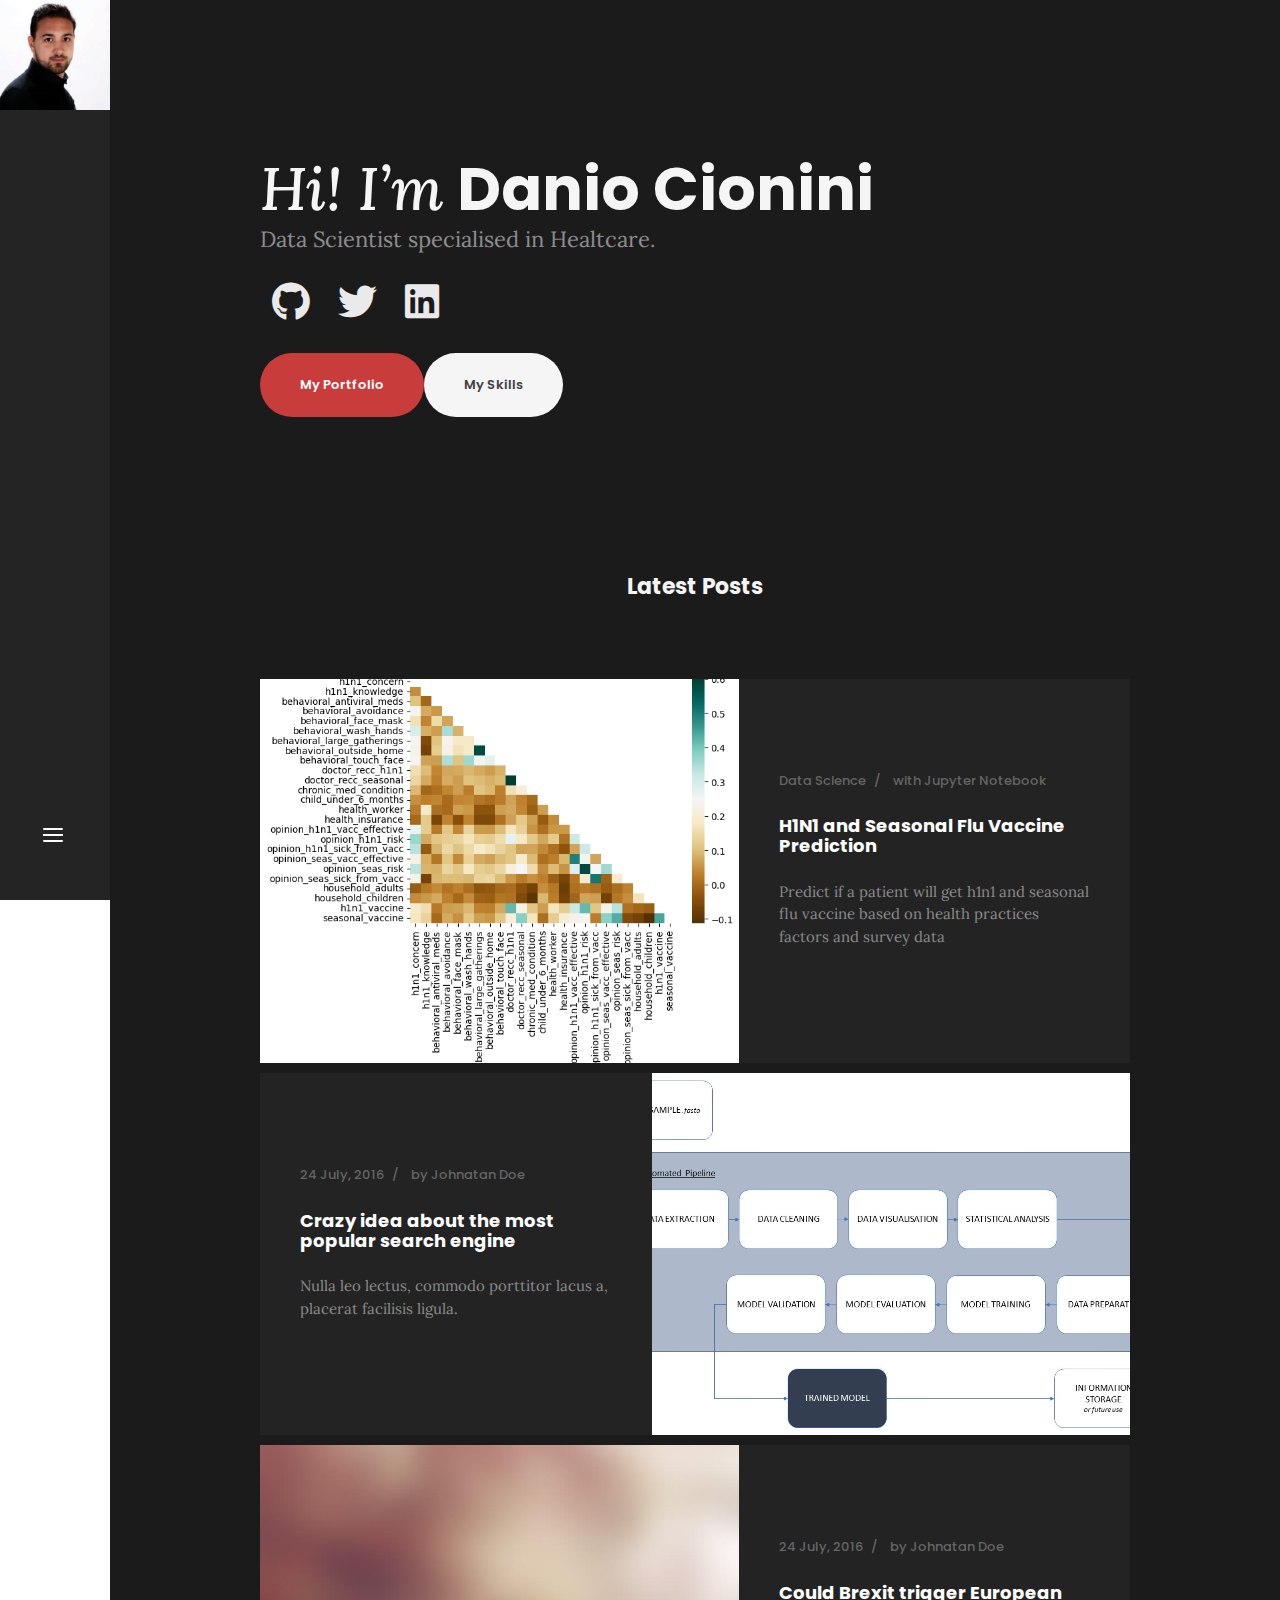
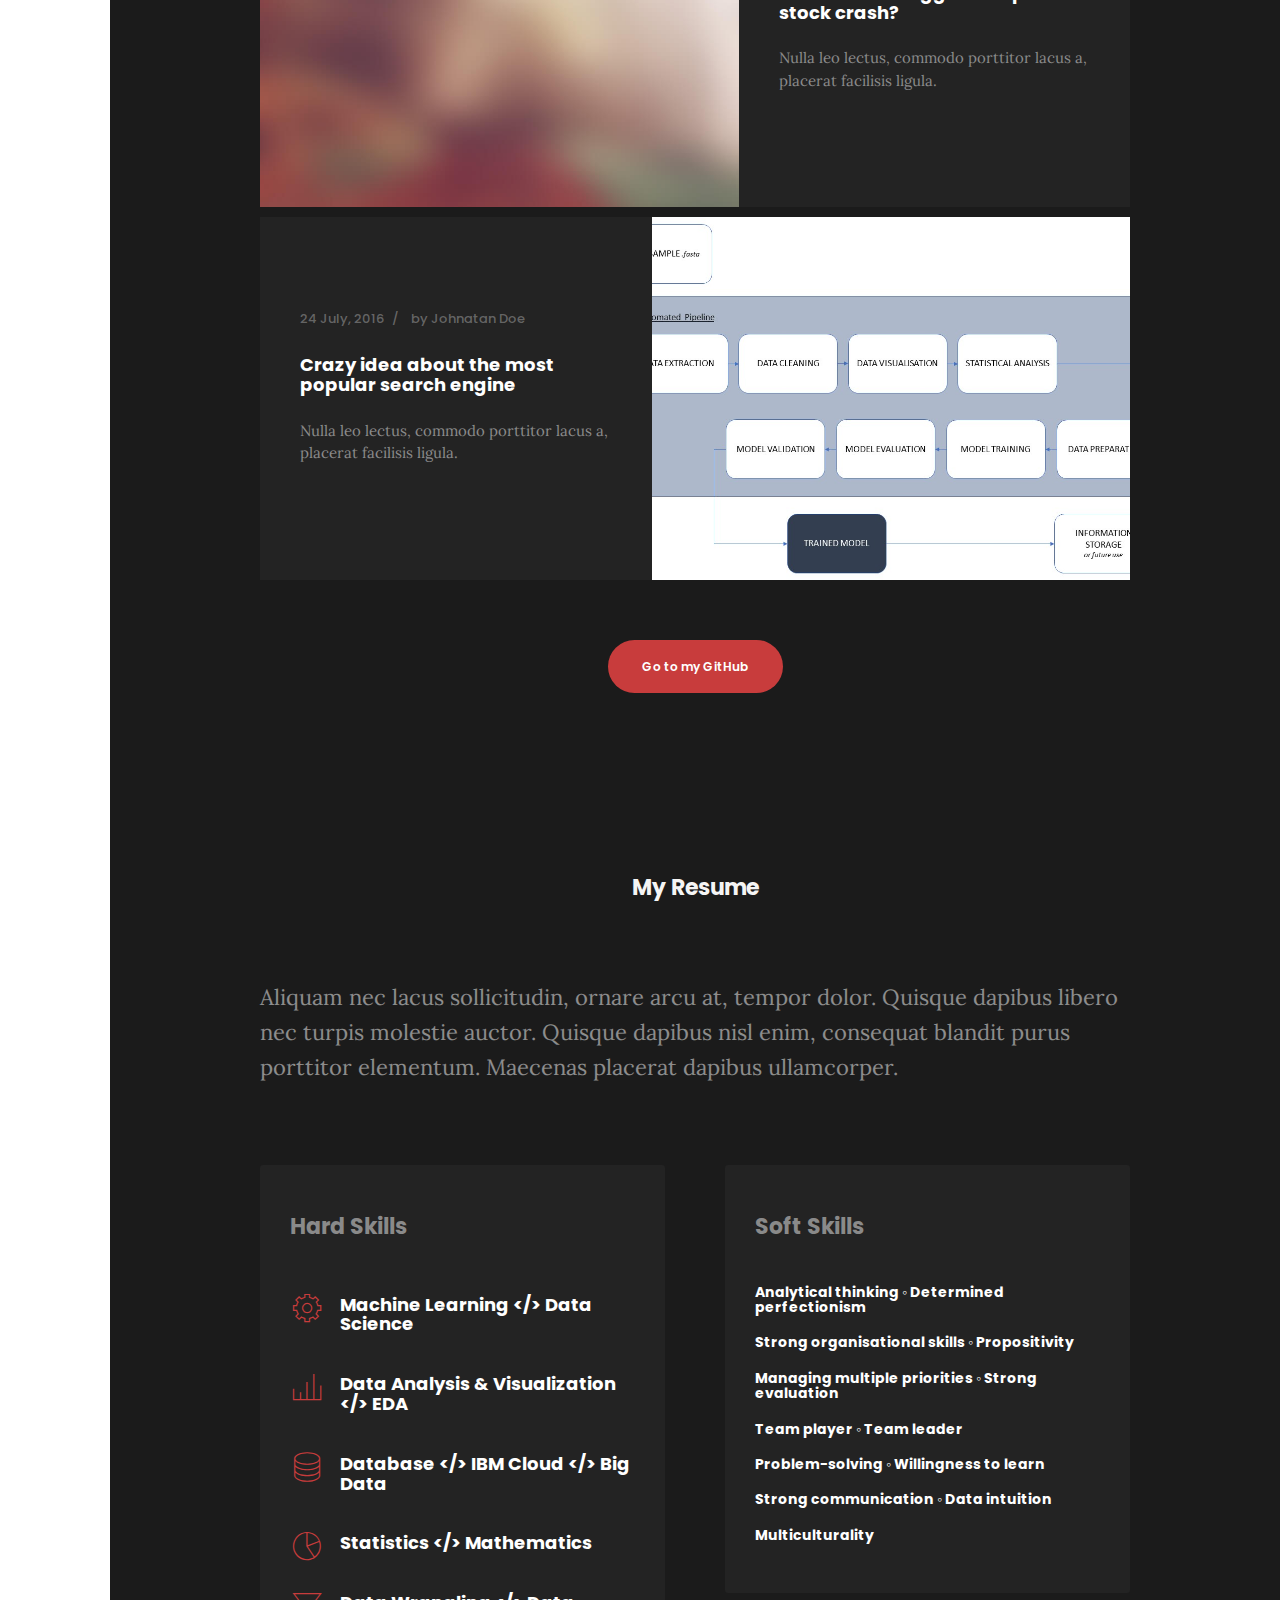
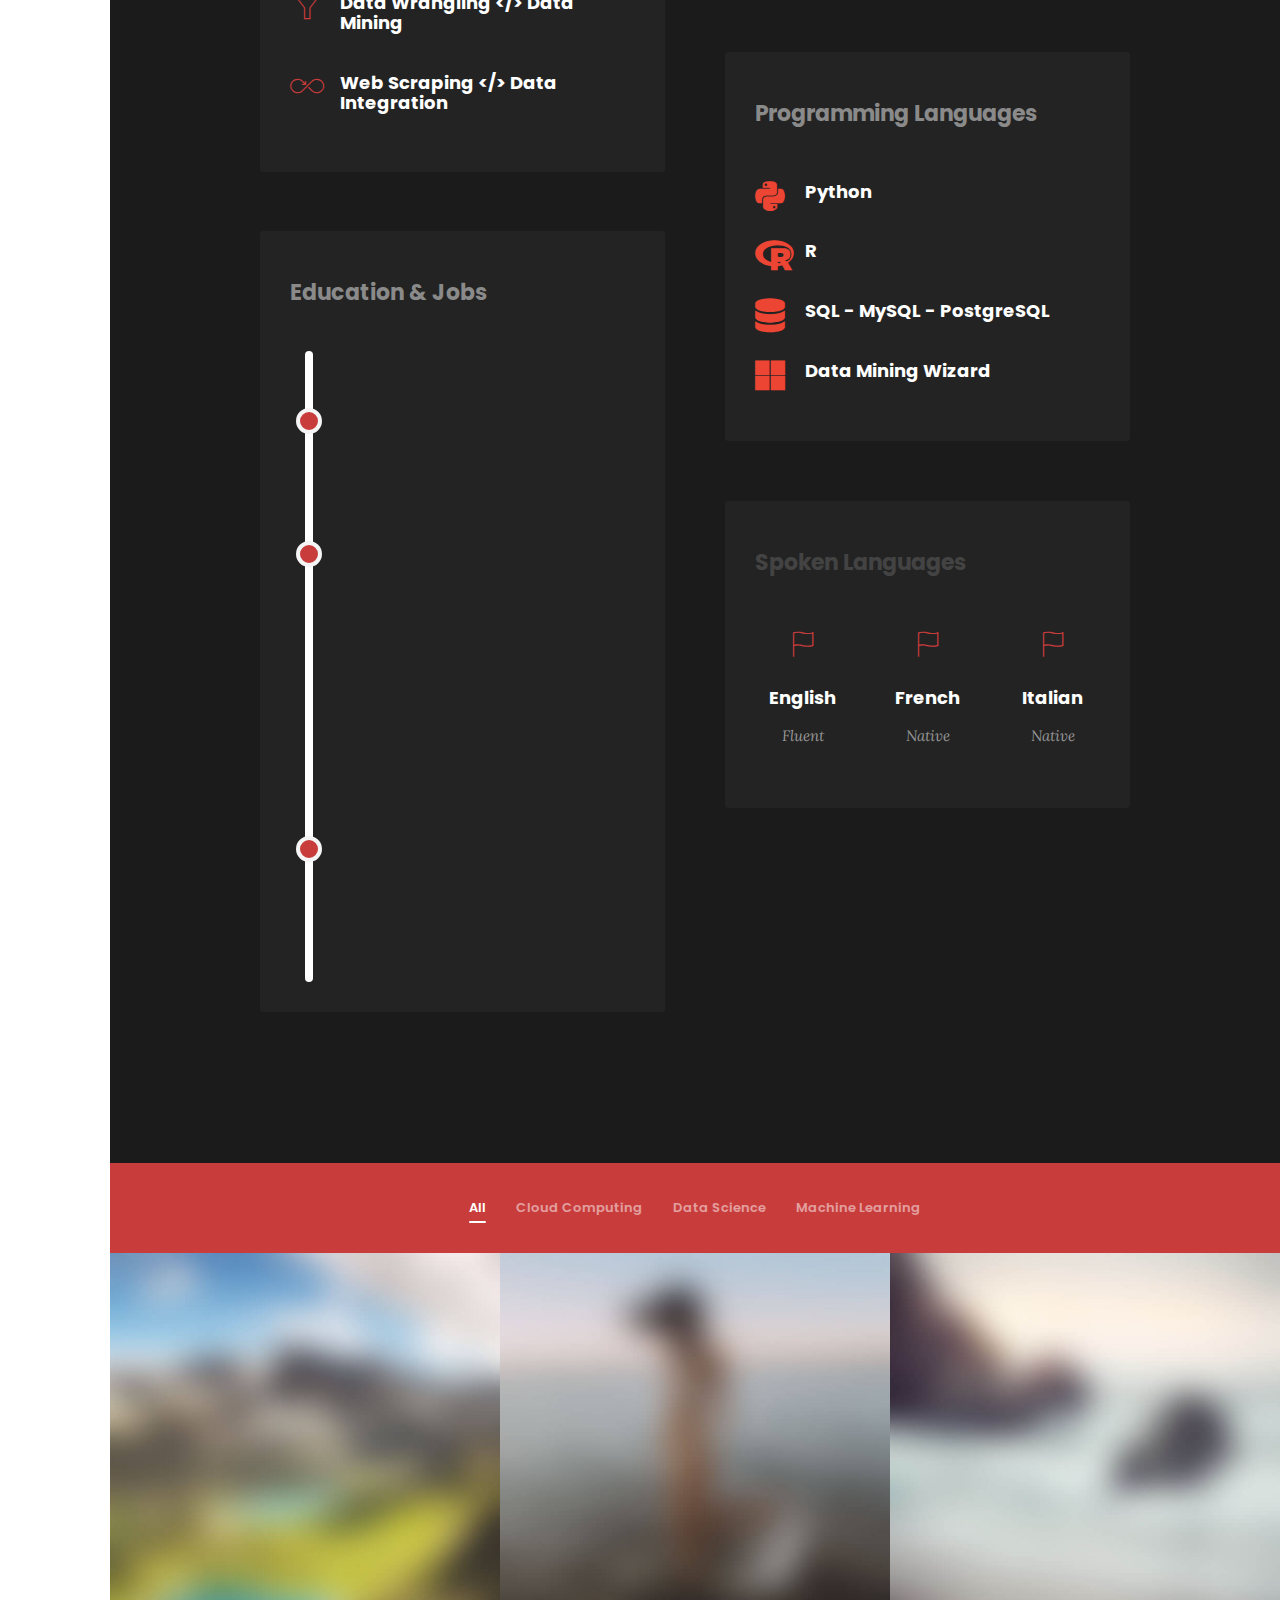
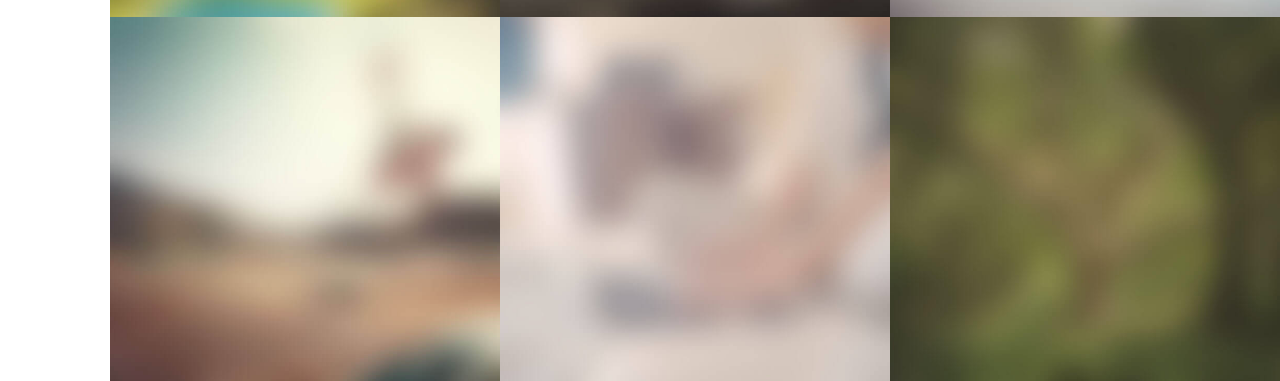
<file: index-collapsed-dark.html>
<!DOCTYPE html>
<html lang="en">
<head>

<!-- Meta -->
<meta http-equiv="Content-Type" content="text/html; charset=UTF-8" />
<meta name="viewport" content="width=device-width, initial-scale=1" />

<!-- Title -->
<title>Danio Cionini - Data Scientist Portfolio</title>

<!-- Favicons -->
<link rel="shortcut icon" href="assets/img/favicon.png">
<link rel="apple-touch-icon" href="assets/img/favicon_60x60.png">
<link rel="apple-touch-icon" sizes="76x76" href="assets/img/favicon_76x76.png">
<link rel="apple-touch-icon" sizes="120x120" href="assets/img/favicon_120x120.png">
<link rel="apple-touch-icon" sizes="152x152" href="assets/img/favicon_152x152.png">

<!-- Google Web Fonts -->
<link href="https://fonts.googleapis.com/css?family=Lora:400,400i%7CPoppins:300,400,500,600" rel="stylesheet">

<!-- CSS Styles -->
<link rel="stylesheet" href="assets/css/styles.css" />

<link rel="stylesheet" href="https://cdnjs.cloudflare.com/ajax/libs/font-awesome/6.2.0/css/all.css" />

<!-- CSS Theme -->
<link id="theme" rel="stylesheet" href="assets/css/themes/theme-serif-red.css" />

</head>

<body>

<!-- Loader -->
<div id="page-loader">
    <svg class="loader" width="32px" height="32px" viewBox="0 0 66 66" xmlns="http://www.w3.org/2000/svg"><circle class="circle" fill="none" stroke-width="5" stroke-linecap="round" cx="32" cy="32" r="32"></circle></svg>
</div>
<!-- Loader / End -->

<!-- Header -->
<header id="header" class="header-vertical collapsed dark">

    <!-- Photo -->
    <a href="index-collapsed-dark.html" class="photo">
        <img src="assets/img/photos/accountant_avatar.jpg" alt="">
    </a>

    <!-- Navigation -->
    <nav id="main-menu">
        <ul class="nav nav-vertical">
            <li><a href="#latest-posts"><i class="pe-7s-copy-file"></i><span>Portfolio</span></a></li>
            <li><a href="#resume"><i class="pe-7s-ribbon"></i><span>Skills</span></a></li>
            <li><a href="#portfolio"><i class="pe-7s-monitor"></i><span>Certificates</span></a></li>
        </ul>
        <span class="selector"></span>
    </nav>

    <!-- Header Toggle -->
    <a href="#" id="header-toggle" class="nav-toggle"><span><span></span></span></a>

</header>
<!-- Header / End -->

<!-- Content -->
<div id="content">

    <!-- Section - Start -->
    <section id="start" class="section section-sm background-color bg-black">
        
        <div class="container container-custom mt-90" data-local-scroll>
            <h1 class="text-lg mb-0 color text-dark"><em>Hi! I’m</em> Danio Cionini</h1>
            <p class="lead text-muted">Data Scientist specialised in Healtcare.</p>
            <ul class="nav-icons nav-sm">
                <li><a href="https://github.com/daniocionini" target="_blank"><i class="fab fa-github"></i></a></li>
                <li><a href="https://twitter.com/data_cioninidan" target="_blank"><i class="fab fa-twitter"></i></a></li>
                <li><a href="https://www.linkedin.com/in/daniocionini/" target="_blank"><i class="fab fa-linkedin"></i></a></li>
            </ul>
            <a href="#latest-posts" class="btn btn-primary btn-lg">My Portfolio</a><a href="#resume" class="btn btn-link btn-lg btn-light">My Skills</a>
        </div>

    </section>

    <!-- Section - Latest Posts -->
    <section id="latest-posts" class="section background-color bg-black">
        <div class="container container-custom">
            <h3 class="text-center mb-80 text-dark">Latest Posts</h3>
            <!-- Post / Item -->
            <article class="post item">
                <div class="post-image"><img src="assets/img/posts/post01.jpg" alt=""></div>
                <div class="post-content">
                    <ul class="post-meta">
                        <li>Data Science</li>
                        <li>with Jupyter Notebook</li>
                    </ul>
                    <h4 style="color:white;"><a href="blog-post1.html">H1N1 and Seasonal Flu Vaccine Prediction</a></h4>
                    <p style="color:rgb(138, 138, 138);">Predict if a patient will get h1n1 and seasonal flu vaccine based on health practices factors and survey data</p>
                </div>
            </article>
            <!-- Post / Item -->
            <article class="post item">
                <div class="post-image"><img src="assets/img/posts/post02.jpg" alt=""></div>
                <div class="post-content">
                    <div>
                        <ul class="post-meta">
                            <li>24 July, 2016</li>
                            <li>by Johnatan Doe</li>
                        </ul>
                        <h4 style="color:white;"><a href="blog-post-collapsed-dark.html">Crazy idea about the most popular search engine</a></h4>
                        <p style="color:rgb(138, 138, 138);">Nulla leo lectus, commodo porttitor lacus a, placerat facilisis ligula.</p>
                    </div>
                </div>
            </article>
            <!-- Post / Item -->
            <article class="post item">
                <div class="post-image"><img src="assets/img/posts/post03.jpg" alt=""></div>
                <div class="post-content">
                    <ul class="post-meta">
                        <li>24 July, 2016</li>
                        <li>by Johnatan Doe</li>
                    </ul>
                    <h4 style="color:white;"><a href="blog-post-collapsed-dark.html">Could Brexit trigger European stock crash?</a></h4>
                    <p style="color:rgb(138, 138, 138);">Nulla leo lectus, commodo porttitor lacus a, placerat facilisis ligula.</p>
                </div>
            </article>
            <!-- Post / Item -->
            <article class="post item">
                <div class="post-image"><img src="assets/img/posts/post02.jpg" alt=""></div>
                <div class="post-content">
                    <div>
                        <ul class="post-meta">
                            <li>24 July, 2016</li>
                            <li>by Johnatan Doe</li>
                        </ul>
                        <h4 style="color:white;"><a href="blog-post-collapsed-dark.html">Crazy idea about the most popular search engine</a></h4>
                        <p style="color:rgb(138, 138, 138);">Nulla leo lectus, commodo porttitor lacus a, placerat facilisis ligula.</p>
                    </div>
                </div>
            </article>
            <div class="text-center mt-60">
                <a href="https://github.com/daniocionini" class="btn btn-primary" target="_blank">Go to my GitHub</a>
            </div>
        </div>

    </section>
    
    <!-- Section - Resume -->
    <section id="resume" class="section background-color bg-black">
        <h3 class="text-center mb-80 text-dark">My Resume</h3>
        <div class="container container-custom">
            <p class="lead text-muted mb-80">Aliquam nec lacus sollicitudin, ornare arcu at, tempor dolor. Quisque dapibus libero nec turpis molestie auctor. Quisque dapibus nisl enim, consequat blandit purus porttitor elementum. Maecenas placerat dapibus ullamcorper.</p>

            <div class="row masonry long-spaces">
                <div class="masonry-sizer col-sm-6 col-xs-12"></div>
                <!-- Specialities -->
                <div class="masonry-item col-sm-6 col-xs-12">
                    <div class="resume-card boxed">
                        <h3 class="title" style="color:rgb(138, 138, 138);">Hard Skills</h3>
                        <!-- Feature -->
                        <div class="feature feature-2">
                            <span class="icon icon-primary"><i class="pe-7s-config"></i></span>
                            <div class="feature-content">
                                <h4 style="color:white;">Machine Learning &lt;/&gt; Data Science</h4>
                            </div>
                        </div>
                        <!-- Feature -->
                        <div class="feature feature-2">
                            <span class="icon icon-primary"><i class="pe-7s-graph3"></i></span>
                            <div class="feature-content">
                                <h4 style="color:white;">Data Analysis & Visualization &lt;/&gt; EDA</h4>
                            </div>
                        </div>
                        <!-- Feature -->
                        <div class="feature feature-2">
                            <span class="icon icon-primary"><i class="pe-7s-server"></i></span>
                            <div class="feature-content">
                                <h4 style="color:white;">Database &lt;/&gt; IBM Cloud &lt;/&gt; Big Data</h4>
                            </div>
                        </div>
                        <!-- Feature -->
                        <div class="feature feature-2">
                            <span class="icon icon-primary"><i class="pe-7s-graph"></i></span>
                            <div class="feature-content">
                                <h4 style="color:white;">Statistics &lt;/&gt; Mathematics</h4>
                            </div>
                        </div>
                        <!-- Feature -->
                        <div class="feature feature-2">
                            <span class="icon icon-primary"><i class="pe-7s-filter"></i></span>
                            <div class="feature-content">
                                <h4 style="color:white;">Data Wrangling &lt;/&gt; Data Mining</h4>
                            </div>
                        </div>
                        <!-- Feature -->
                        <div class="feature feature-2">
                            <span class="icon icon-primary"><i class="pe-7s-loop"></i></span>
                            <div class="feature-content">
                                <h4 style="color:white;">Web Scraping &lt;/&gt; Data Integration</h4>
                            </div>
                        </div>
                    </div>
                </div>
                <!-- Skills -->
                <div class="masonry-item col-sm-6 col-xs-12">
                    <div class="resume-card boxed">
                        <h3 class="title" style="color:rgb(138, 138, 138);">Soft Skills</h3>
                        <!-- Skill -->
                        <div class="skill">
                            <h5 style="color:white;">Analytical thinking  ◦  Determined perfectionism</h5>
                        </div>
                        <!-- Skill -->
                        <div class="skill">
                            <h5 style="color:white;">Strong organisational skills  ◦  Propositivity</h5>
                        </div>
                        <!-- Skill -->
                        <div class="skill">
                            <h5 style="color:white;">Managing multiple priorities  ◦  Strong evaluation</h5>
                        </div>
                        <!-- Skill -->
                        <div class="skill">
                            <h5 style="color:white;">Team player  ◦  Team leader</h5>
                        </div>
                        <!-- Skill -->
                        <div class="skill">
                            <h5 style="color:white;">Problem-solving  ◦  Willingness to learn</h5>
                        </div>
                        <!-- Skill -->
                        <div class="skill">
                            <h5 style="color:white;">Strong communication  ◦  Data intuition</h5>
                        </div>    
                        <!-- Skill -->
                        <div class="skill">
                            <h5 style="color:white;">Multiculturality</h5>
                        </div>                                                 
                    </div>
                </div>
                <!-- Languages -->
                <div class="masonry-item col-sm-6 col-xs-12">
                    <div class="resume-card boxed">
                        <h3 class="title" style="color:rgb(138, 138, 138);">Programming Languages</h3>
                        <!-- Skill -->
                        <div class="feature feature-2">
                            <ul class="nav-icons nav-sm">
                                <span class="icon icon-python"><i class="fab fa-python"></i></span>
                                <div class="feature-content">
                                    <h4 style="color:white;">Python</h4>
                                </div>
                            </ul>
                        </div>
                        <!-- Skill -->
                        <div class="feature feature-2">
                            <ul class="nav-icons nav-sm">
                                <span class="icon icon-python"><i class="fab fa-r-project"></i></span>
                                <div class="feature-content">
                                    <h4 style="color:white;">R</h4>
                                </div>
                            </ul>
                        </div>
                        <!-- Skill -->
                        <div class="feature feature-2">
                            <ul class="nav-icons nav-sm">
                                <span class="icon icon-python"><i class="fa-solid fa-database"></i></span>
                                <div class="feature-content">
                                    <h4 style="color:white;">SQL - MySQL - PostgreSQL</h4>
                                </div>
                            </ul>
                        </div>
                        <!-- Skill -->
                        <div class="feature feature-2">
                            <ul class="nav-icons nav-sm">
                                <span class="icon icon-python"><i class="fa-brands fa-microsoft"></i></span>
                                <div class="feature-content">
                                    <h4 style="color:white;">Data Mining Wizard</h4>
                                </div>
                            </ul>
                        </div>
                    </div>
                </div>
                <!-- Education & Jobs -->
                <div class="masonry-item col-sm-6 col-xs-12">
                    <div class="resume-card boxed">
                        <h3 class="title" style="color:rgb(138, 138, 138);">Education &amp; Jobs</h3>
                        <div class="timeline">
                            <!-- Event-->
                            <div class="timeline-event animated">
                                <div class="content">
                                    <span class="date" style="color:rgb(138, 138, 138);">08.2010 - 09.2011</span>
                                    <h4 style="color:white">Front-End Developer</h4>
                                    <span class="caption" style="color:rgb(138, 138, 138);">Envato, Sydney, Australia</span>
                                </div>
                            </div>
                            <!-- Event-->
                            <div class="timeline-event animated">
                                <div class="content">
                                    <img src="assets/img/photos/london.jpg" alt="" class="img-rounded">
                                    <span class="date" style="color:rgb(138, 138, 138);">08.2010 - 09.2011</span>
                                    <h4 style="color:white">Webdesigner &amp; Front End Developer</h4>
                                    <span class="caption" style="color:rgb(138, 138, 138);">Envato, Sydney, Australia</span>
                                </div>
                            </div>
                            <!-- Event-->
                            <div class="timeline-event animated">
                                <div class="content">
                                    <span class="date" style="color:rgb(138, 138, 138);">08.2010 - 09.2011</span>
                                    <h4 style="color:white">Front-End Developer</h4>
                                    <span class="caption" style="color:rgb(138, 138, 138);">Envato, Sydney, Australia</span>
                                </div>
                            </div>
                        </div>
                    </div>
                </div>
                <!-- Hobbies -->
                <div class="masonry-item col-sm-6 col-xs-12">
                    <div class="resume-card boxed">
                        <h3 class="title">Spoken Languages</h3>
                        <div class="row">
                            <div class="col-sm-4">
                                <!-- Feature -->
                                <div class="feature feature-1 text-center">
                                    <span class="icon icon-primary"><i class="pe-7s-flag"></i></span>
                                    <h4 style="color:white;">English</h4>
                                    <p style="color: rgb(150, 150, 150);"><i>Fluent</i></p>
                                </div>
                            </div>
                            <div class="col-sm-4">
                                <!-- Feature -->
                                <div class="feature feature-1 text-center">
                                    <span class="icon icon-primary"><i class="pe-7s-flag"></i></span>
                                    <h4 style="color:white;">French</h4>
                                    <p style="color: rgb(150, 150, 150);"><i>Native</i></p>
                                </div>
                            </div>
                            <div class="col-sm-4">
                                <!-- Feature -->
                                <div class="feature feature-1 text-center">
                                    <span class="icon icon-primary"><i class="pe-7s-flag"></i></span>
                                    <h4 style="color:white;">Italian</h4>
                                    <p style="color: rgb(150, 150, 150);"><i>Native</i></p>
                                </div>
                            </div>
                        </div>
                    </div>
                </div>
            </div>
        </div>

    </section>

    <!-- Section - Portfolio -->
    <section id="portfolio" class="section cover bg-black">
    
        <!-- Filter Bar -->
        <nav class="filter-bar bg-primary dark">
            <div class="tabs-wrapper">
                <ul class="filter nav nav-tabs" data-filter-list="#works-list">
                    <li class="active"><a href="#" data-filter="*">All</a></li>
                    <li><a href="#" data-filter=".webdesign">Cloud Computing</a></li>
                    <li><a href="#" data-filter=".mobileApps">Data Science</a></li>
                    <li><a href="#" data-filter=".socialMedia">Machine Learning</a></li>
                </ul>
                <span class="selector"></span>
            </div>
        </nav>

        <!-- Works List -->
        <div id="works-list" class="filter-list row masonry no-spaces">
            <div class="masonry-sizer col-md-4 col-sm-6 col-xs-12"></div>
            <!-- Image Box -->
            <div class="mobileApps masonry-item col-md-4 col-sm-6 col-xs-12">
                <div class="image-box">
                    <div class="image"><a href="project-example.html" data-toggle="ajax-modal"><img src="assets/img/works/work01.jpg" alt=""></a></div>
                    <div class="hover">
                        <a href="project-example.html" data-toggle="ajax-modal">
                            <h4 class="mb-0">Mountain View</h4>
                            <span class="text-muted">Mobile Apps</span>
                        </a>
                    </div>
                </div>
            </div>
            <!-- Image Box -->
            <div class="webdesign masonry-item col-md-4 col-sm-6 col-xs-12">
                <div class="image-box">
                    <div class="image"><a href="project-example.html" data-toggle="ajax-modal"><img src="assets/img/works/work02.jpg" alt=""></a></div>
                    <div class="hover">
                        <a href="project-example.html" data-toggle="ajax-modal">
                            <h4 class="mb-0">On the Beach</h4>
                            <span class="text-muted">Webdesign</span>
                        </a>
                    </div>
                </div>
            </div>
            <!-- Image Box -->
            <div class="socialMedia masonry-item col-md-4 col-sm-6 col-xs-12">
                <div class="image-box">
                    <div class="image"><a href="project-example.html" data-toggle="ajax-modal"><img src="assets/img/works/work03.jpg" alt=""></a></div>
                    <div class="hover">
                        <a href="project-example.html" data-toggle="ajax-modal">
                            <h4 class="mb-0">Cast Away</h4>
                            <span class="text-muted">Social Media</span>
                        </a>
                    </div>
                </div>
            </div>
            <!-- Image Box -->
            <div class="webdesign masonry-item col-md-4 col-sm-6 col-xs-12">
                <div class="image-box">
                    <div class="image"><a href="project-example.html" data-toggle="ajax-modal"><img src="assets/img/works/work04.jpg" alt=""></a></div>
                    <div class="hover">
                        <a href="project-example.html" data-toggle="ajax-modal">
                            <h4 class="mb-0">On the Desert</h4>
                            <span class="text-muted">Webdesign</span>
                        </a>
                    </div>
                </div>
            </div>
            <!-- Image Box -->
            <div class="webdesign masonry-item col-md-4 col-sm-6 col-xs-12">
                <div class="image-box">
                    <div class="image"><a href="project-example.html" data-toggle="ajax-modal"><img src="assets/img/works/work05.jpg" alt=""></a></div>
                    <div class="hover">
                        <a href="project-example.html" data-toggle="ajax-modal">
                            <h4 class="mb-0">Apple MacBook</h4>
                            <span class="text-muted">Webdesign</span>
                        </a>
                    </div>
                </div>
            </div>
            <!-- Image Box -->
            <div class="mobileApps masonry-item col-md-4 col-sm-6 col-xs-12">
                <div class="image-box">
                    <div class="image"><a href="project-example.html" data-toggle="ajax-modal"><img src="assets/img/works/work06.jpg" alt=""></a></div>
                    <div class="hover">
                        <a href="project-example.html" data-toggle="ajax-modal">
                            <h4 class="mb-0">The Tree</h4>
                            <span class="text-muted">Mobile Apps</span>
                        </a>
                    </div>
                </div>
            </div>
        </div>

    </section>

<!-- Mobile Nav Toggle -->
<a href="#" id="vertical-nav-toggle" class="nav-toggle" data-toggle="mobile-nav"><span><span></span></span></a>

<!-- Ajax Modal -->
<div id="ajax-modal"></div>
<!-- Ajax Close -->
<a href="#" class="ajax-close" data-dismiss="ajax-modal"><i class="ti-close"></i></a>
<!-- Ajax Loader -->
<svg id="ajax-loader" class="loader" width="32px" height="32px" viewBox="0 0 66 66" xmlns="http://www.w3.org/2000/svg"><circle class="circle" fill="none" stroke-width="5" stroke-linecap="round" cx="32" cy="32" r="32"></circle></svg>

<!-- JS Libraries -->
<script src="assets/js/jquery-1.12.4.min.js"></script>

<!-- JS Plugins -->
<script src="assets/js/plugins.js"></script>

<!-- JS Core -->
<script src="assets/js/core.js"></script>

<!-- JS Google Map -->
<script src="http://maps.google.com/maps/api/js"></script>

</body>

</html>
</file>
<file: assets/css/themes/theme-serif-red.css>
/* -----------------------------------------------------------------------------

Sukces - Neat Personal Resume CV vCard Template

File:			CSS Theme
Version:        1.0
Last change:    15/07/16 
Author:			Suelo 

Table of Contents:

1. Document Setup
2. Basic
3. Header 
-- 3.1 Header Vertical
-- 3.2 Header Vertical RTL
-- 3.3 Header Horizontal
-- 3.4 Header Horizontal RTL
4. Content 
-- 4.1 Blog
-- 4.2 Features
-- 4.3 Media
-- 4.4 Other 
-- 4.5 Sections
-- 4.6 Timeline
5. Elements 
-- 5.1 Accordion
-- 5.2 Ajax Modal
-- 5.3 Buttons
-- 5.4 Backgrounds
-- 5.5 Breadcrumbs
-- 5.6 Contact Popup
-- 5.7 Carousel
-- 5.8 Forms 
-- 5.9 Icons
-- 5.10 Images 
-- 5.11 Labels / Badges
-- 5.12 Loader
-- 5.13 Modals
-- 5.14 Navigations
-- 5.15 Other
-- 5.16 Pagination
-- 5.17 Price Tables
-- 5.18 Progress Bars
-- 5.19 Typography
6. Widgets 
7. Animations 

-------------------------------------------------------------------------------- */
/* ----------------------------------------------------------------------------- */
/* --- 1. SETUP
/* ----------------------------------------------------------------------------- */
body { position: relative; color: #434343; font-size: 15px; font-family: "Lora", Georgia, serif; font-weight: 400; line-height: 1.5; overflow-x: hidden; -webkit-font-smoothing: antialiased; -moz-osx-font-smoothing: grayscale; }

a { color: inherit; -moz-transition: all 0.4s ease-out; -o-transition: all 0.4s ease-out; -webkit-transition: all 0.4s ease-out; transition: all 0.4s ease-out; }

a:hover, a:focus { text-decoration: none; color: inherit; }

textarea:focus, input:focus, a:focus, a:visited, *:focus { outline: none; }

iframe { border: none; }

img { max-width: 100%; height: auto; -webkit-backface-visibility: hidden; }

/* ---------------------------------------------------------------------------- */
/* --- 2. BASICS
/* ----------------------------------------------------------------------------- */
.relative { position: relative; z-index: 2; }

.block { display: block; }

.dark { color: #fff; }

.mt-0 { margin-top: 0px !important; }

.mt-5 { margin-top: 5px !important; }

.mt-10 { margin-top: 10px !important; }

.mt-15 { margin-top: 15px !important; }

.mt-20 { margin-top: 20px !important; }

.mt-25 { margin-top: 25px !important; }

.mt-30 { margin-top: 30px !important; }

.mt-35 { margin-top: 35px !important; }

.mt-40 { margin-top: 40px !important; }

.mt-45 { margin-top: 45px !important; }

.mt-50 { margin-top: 50px !important; }

.mt-55 { margin-top: 55px !important; }

.mt-60 { margin-top: 60px !important; }

.mt-65 { margin-top: 65px !important; }

.mt-70 { margin-top: 70px !important; }

.mt-75 { margin-top: 75px !important; }

.mt-80 { margin-top: 80px !important; }

.mt-85 { margin-top: 85px !important; }

.mt-90 { margin-top: 90px !important; }

.mt-95 { margin-top: 95px !important; }

.mt-100 { margin-top: 100px !important; }

.mt-105 { margin-top: 105px !important; }

.mt-110 { margin-top: 110px !important; }

.mt-115 { margin-top: 115px !important; }

.mt-120 { margin-top: 120px !important; }

.mt-125 { margin-top: 125px !important; }

.mt-130 { margin-top: 130px !important; }

.mt-135 { margin-top: 135px !important; }

.mt-140 { margin-top: 140px !important; }

.mt-145 { margin-top: 145px !important; }

.mt-150 { margin-top: 150px !important; }

.mt-155 { margin-top: 155px !important; }

.mt-160 { margin-top: 160px !important; }

.mt-165 { margin-top: 165px !important; }

.mt-170 { margin-top: 170px !important; }

.mt-175 { margin-top: 175px !important; }

.mt-180 { margin-top: 180px !important; }

.mt-185 { margin-top: 185px !important; }

.mt-190 { margin-top: 190px !important; }

.mt-195 { margin-top: 195px !important; }

.mt-200 { margin-top: 200px !important; }

.mr-0 { margin-right: 0px !important; }

.mr-5 { margin-right: 5px !important; }

.mr-10 { margin-right: 10px !important; }

.mr-15 { margin-right: 15px !important; }

.mr-20 { margin-right: 20px !important; }

.mr-25 { margin-right: 25px !important; }

.mr-30 { margin-right: 30px !important; }

.mr-35 { margin-right: 35px !important; }

.mr-40 { margin-right: 40px !important; }

.mr-45 { margin-right: 45px !important; }

.mr-50 { margin-right: 50px !important; }

.mr-55 { margin-right: 55px !important; }

.mr-60 { margin-right: 60px !important; }

.mr-65 { margin-right: 65px !important; }

.mr-70 { margin-right: 70px !important; }

.mr-75 { margin-right: 75px !important; }

.mr-80 { margin-right: 80px !important; }

.mr-85 { margin-right: 85px !important; }

.mr-90 { margin-right: 90px !important; }

.mr-95 { margin-right: 95px !important; }

.mr-100 { margin-right: 100px !important; }

.mr-105 { margin-right: 105px !important; }

.mr-110 { margin-right: 110px !important; }

.mr-115 { margin-right: 115px !important; }

.mr-120 { margin-right: 120px !important; }

.mr-125 { margin-right: 125px !important; }

.mr-130 { margin-right: 130px !important; }

.mr-135 { margin-right: 135px !important; }

.mr-140 { margin-right: 140px !important; }

.mr-145 { margin-right: 145px !important; }

.mr-150 { margin-right: 150px !important; }

.mr-155 { margin-right: 155px !important; }

.mr-160 { margin-right: 160px !important; }

.mr-165 { margin-right: 165px !important; }

.mr-170 { margin-right: 170px !important; }

.mr-175 { margin-right: 175px !important; }

.mr-180 { margin-right: 180px !important; }

.mr-185 { margin-right: 185px !important; }

.mr-190 { margin-right: 190px !important; }

.mr-195 { margin-right: 195px !important; }

.mr-200 { margin-right: 200px !important; }

.mb-0 { margin-bottom: 0px !important; }

.mb-5 { margin-bottom: 5px !important; }

.mb-10 { margin-bottom: 10px !important; }

.mb-15 { margin-bottom: 15px !important; }

.mb-20 { margin-bottom: 20px !important; }

.mb-25 { margin-bottom: 25px !important; }

.mb-30 { margin-bottom: 30px !important; }

.mb-35 { margin-bottom: 35px !important; }

.mb-40 { margin-bottom: 40px !important; }

.mb-45 { margin-bottom: 45px !important; }

.mb-50 { margin-bottom: 50px !important; }

.mb-55 { margin-bottom: 55px !important; }

.mb-60 { margin-bottom: 60px !important; }

.mb-65 { margin-bottom: 65px !important; }

.mb-70 { margin-bottom: 70px !important; }

.mb-75 { margin-bottom: 75px !important; }

.mb-80 { margin-bottom: 80px !important; }

.mb-85 { margin-bottom: 85px !important; }

.mb-90 { margin-bottom: 90px !important; }

.mb-95 { margin-bottom: 95px !important; }

.mb-100 { margin-bottom: 100px !important; }

.mb-105 { margin-bottom: 105px !important; }

.mb-110 { margin-bottom: 110px !important; }

.mb-115 { margin-bottom: 115px !important; }

.mb-120 { margin-bottom: 120px !important; }

.mb-125 { margin-bottom: 125px !important; }

.mb-130 { margin-bottom: 130px !important; }

.mb-135 { margin-bottom: 135px !important; }

.mb-140 { margin-bottom: 140px !important; }

.mb-145 { margin-bottom: 145px !important; }

.mb-150 { margin-bottom: 150px !important; }

.mb-155 { margin-bottom: 155px !important; }

.mb-160 { margin-bottom: 160px !important; }

.mb-165 { margin-bottom: 165px !important; }

.mb-170 { margin-bottom: 170px !important; }

.mb-175 { margin-bottom: 175px !important; }

.mb-180 { margin-bottom: 180px !important; }

.mb-185 { margin-bottom: 185px !important; }

.mb-190 { margin-bottom: 190px !important; }

.mb-195 { margin-bottom: 195px !important; }

.mb-200 { margin-bottom: 200px !important; }

.ml-0 { margin-left: 0px !important; }

.ml-5 { margin-left: 5px !important; }

.ml-10 { margin-left: 10px !important; }

.ml-15 { margin-left: 15px !important; }

.ml-20 { margin-left: 20px !important; }

.ml-25 { margin-left: 25px !important; }

.ml-30 { margin-left: 30px !important; }

.ml-35 { margin-left: 35px !important; }

.ml-40 { margin-left: 40px !important; }

.ml-45 { margin-left: 45px !important; }

.ml-50 { margin-left: 50px !important; }

.ml-55 { margin-left: 55px !important; }

.ml-60 { margin-left: 60px !important; }

.ml-65 { margin-left: 65px !important; }

.ml-70 { margin-left: 70px !important; }

.ml-75 { margin-left: 75px !important; }

.ml-80 { margin-left: 80px !important; }

.ml-85 { margin-left: 85px !important; }

.ml-90 { margin-left: 90px !important; }

.ml-95 { margin-left: 95px !important; }

.ml-100 { margin-left: 100px !important; }

.ml-105 { margin-left: 105px !important; }

.ml-110 { margin-left: 110px !important; }

.ml-115 { margin-left: 115px !important; }

.ml-120 { margin-left: 120px !important; }

.ml-125 { margin-left: 125px !important; }

.ml-130 { margin-left: 130px !important; }

.ml-135 { margin-left: 135px !important; }

.ml-140 { margin-left: 140px !important; }

.ml-145 { margin-left: 145px !important; }

.ml-150 { margin-left: 150px !important; }

.ml-155 { margin-left: 155px !important; }

.ml-160 { margin-left: 160px !important; }

.ml-165 { margin-left: 165px !important; }

.ml-170 { margin-left: 170px !important; }

.ml-175 { margin-left: 175px !important; }

.ml-180 { margin-left: 180px !important; }

.ml-185 { margin-left: 185px !important; }

.ml-190 { margin-left: 190px !important; }

.ml-195 { margin-left: 195px !important; }

.ml-200 { margin-left: 200px !important; }

.m-0 { margin: 0px !important; }

.m-5 { margin: 5px !important; }

.m-10 { margin: 10px !important; }

.m-15 { margin: 15px !important; }

.m-20 { margin: 20px !important; }

.m-25 { margin: 25px !important; }

.m-30 { margin: 30px !important; }

.m-35 { margin: 35px !important; }

.m-40 { margin: 40px !important; }

.m-45 { margin: 45px !important; }

.m-50 { margin: 50px !important; }

.m-55 { margin: 55px !important; }

.m-60 { margin: 60px !important; }

.m-65 { margin: 65px !important; }

.m-70 { margin: 70px !important; }

.m-75 { margin: 75px !important; }

.m-80 { margin: 80px !important; }

.m-85 { margin: 85px !important; }

.m-90 { margin: 90px !important; }

.m-95 { margin: 95px !important; }

.m-100 { margin: 100px !important; }

.m-105 { margin: 105px !important; }

.m-110 { margin: 110px !important; }

.m-115 { margin: 115px !important; }

.m-120 { margin: 120px !important; }

.m-125 { margin: 125px !important; }

.m-130 { margin: 130px !important; }

.m-135 { margin: 135px !important; }

.m-140 { margin: 140px !important; }

.m-145 { margin: 145px !important; }

.m-150 { margin: 150px !important; }

.m-155 { margin: 155px !important; }

.m-160 { margin: 160px !important; }

.m-165 { margin: 165px !important; }

.m-170 { margin: 170px !important; }

.m-175 { margin: 175px !important; }

.m-180 { margin: 180px !important; }

.m-185 { margin: 185px !important; }

.m-190 { margin: 190px !important; }

.m-195 { margin: 195px !important; }

.m-200 { margin: 200px !important; }

.pt-0 { padding-top: 0px !important; }

.pt-5 { padding-top: 5px !important; }

.pt-10 { padding-top: 10px !important; }

.pt-15 { padding-top: 15px !important; }

.pt-20 { padding-top: 20px !important; }

.pt-25 { padding-top: 25px !important; }

.pt-30 { padding-top: 30px !important; }

.pt-35 { padding-top: 35px !important; }

.pt-40 { padding-top: 40px !important; }

.pt-45 { padding-top: 45px !important; }

.pt-50 { padding-top: 50px !important; }

.pt-55 { padding-top: 55px !important; }

.pt-60 { padding-top: 60px !important; }

.pt-65 { padding-top: 65px !important; }

.pt-70 { padding-top: 70px !important; }

.pt-75 { padding-top: 75px !important; }

.pt-80 { padding-top: 80px !important; }

.pt-85 { padding-top: 85px !important; }

.pt-90 { padding-top: 90px !important; }

.pt-95 { padding-top: 95px !important; }

.pt-100 { padding-top: 100px !important; }

.pt-105 { padding-top: 105px !important; }

.pt-110 { padding-top: 110px !important; }

.pt-115 { padding-top: 115px !important; }

.pt-120 { padding-top: 120px !important; }

.pt-125 { padding-top: 125px !important; }

.pt-130 { padding-top: 130px !important; }

.pt-135 { padding-top: 135px !important; }

.pt-140 { padding-top: 140px !important; }

.pt-145 { padding-top: 145px !important; }

.pt-150 { padding-top: 150px !important; }

.pt-155 { padding-top: 155px !important; }

.pt-160 { padding-top: 160px !important; }

.pt-165 { padding-top: 165px !important; }

.pt-170 { padding-top: 170px !important; }

.pt-175 { padding-top: 175px !important; }

.pt-180 { padding-top: 180px !important; }

.pt-185 { padding-top: 185px !important; }

.pt-190 { padding-top: 190px !important; }

.pt-195 { padding-top: 195px !important; }

.pt-200 { padding-top: 200px !important; }

.pr-0 { padding-right: 0px !important; }

.pr-5 { padding-right: 5px !important; }

.pr-10 { padding-right: 10px !important; }

.pr-15 { padding-right: 15px !important; }

.pr-20 { padding-right: 20px !important; }

.pr-25 { padding-right: 25px !important; }

.pr-30 { padding-right: 30px !important; }

.pr-35 { padding-right: 35px !important; }

.pr-40 { padding-right: 40px !important; }

.pr-45 { padding-right: 45px !important; }

.pr-50 { padding-right: 50px !important; }

.pr-55 { padding-right: 55px !important; }

.pr-60 { padding-right: 60px !important; }

.pr-65 { padding-right: 65px !important; }

.pr-70 { padding-right: 70px !important; }

.pr-75 { padding-right: 75px !important; }

.pr-80 { padding-right: 80px !important; }

.pr-85 { padding-right: 85px !important; }

.pr-90 { padding-right: 90px !important; }

.pr-95 { padding-right: 95px !important; }

.pr-100 { padding-right: 100px !important; }

.pr-105 { padding-right: 105px !important; }

.pr-110 { padding-right: 110px !important; }

.pr-115 { padding-right: 115px !important; }

.pr-120 { padding-right: 120px !important; }

.pr-125 { padding-right: 125px !important; }

.pr-130 { padding-right: 130px !important; }

.pr-135 { padding-right: 135px !important; }

.pr-140 { padding-right: 140px !important; }

.pr-145 { padding-right: 145px !important; }

.pr-150 { padding-right: 150px !important; }

.pr-155 { padding-right: 155px !important; }

.pr-160 { padding-right: 160px !important; }

.pr-165 { padding-right: 165px !important; }

.pr-170 { padding-right: 170px !important; }

.pr-175 { padding-right: 175px !important; }

.pr-180 { padding-right: 180px !important; }

.pr-185 { padding-right: 185px !important; }

.pr-190 { padding-right: 190px !important; }

.pr-195 { padding-right: 195px !important; }

.pr-200 { padding-right: 200px !important; }

.pb-0 { padding-bottom: 0px !important; }

.pb-5 { padding-bottom: 5px !important; }

.pb-10 { padding-bottom: 10px !important; }

.pb-15 { padding-bottom: 15px !important; }

.pb-20 { padding-bottom: 20px !important; }

.pb-25 { padding-bottom: 25px !important; }

.pb-30 { padding-bottom: 30px !important; }

.pb-35 { padding-bottom: 35px !important; }

.pb-40 { padding-bottom: 40px !important; }

.pb-45 { padding-bottom: 45px !important; }

.pb-50 { padding-bottom: 50px !important; }

.pb-55 { padding-bottom: 55px !important; }

.pb-60 { padding-bottom: 60px !important; }

.pb-65 { padding-bottom: 65px !important; }

.pb-70 { padding-bottom: 70px !important; }

.pb-75 { padding-bottom: 75px !important; }

.pb-80 { padding-bottom: 80px !important; }

.pb-85 { padding-bottom: 85px !important; }

.pb-90 { padding-bottom: 90px !important; }

.pb-95 { padding-bottom: 95px !important; }

.pb-100 { padding-bottom: 100px !important; }

.pb-105 { padding-bottom: 105px !important; }

.pb-110 { padding-bottom: 110px !important; }

.pb-115 { padding-bottom: 115px !important; }

.pb-120 { padding-bottom: 120px !important; }

.pb-125 { padding-bottom: 125px !important; }

.pb-130 { padding-bottom: 130px !important; }

.pb-135 { padding-bottom: 135px !important; }

.pb-140 { padding-bottom: 140px !important; }

.pb-145 { padding-bottom: 145px !important; }

.pb-150 { padding-bottom: 150px !important; }

.pb-155 { padding-bottom: 155px !important; }

.pb-160 { padding-bottom: 160px !important; }

.pb-165 { padding-bottom: 165px !important; }

.pb-170 { padding-bottom: 170px !important; }

.pb-175 { padding-bottom: 175px !important; }

.pb-180 { padding-bottom: 180px !important; }

.pb-185 { padding-bottom: 185px !important; }

.pb-190 { padding-bottom: 190px !important; }

.pb-195 { padding-bottom: 195px !important; }

.pb-200 { padding-bottom: 200px !important; }

.pl-0 { padding-left: 0px !important; }

.pl-5 { padding-left: 5px !important; }

.pl-10 { padding-left: 10px !important; }

.pl-15 { padding-left: 15px !important; }

.pl-20 { padding-left: 20px !important; }

.pl-25 { padding-left: 25px !important; }

.pl-30 { padding-left: 30px !important; }

.pl-35 { padding-left: 35px !important; }

.pl-40 { padding-left: 40px !important; }

.pl-45 { padding-left: 45px !important; }

.pl-50 { padding-left: 50px !important; }

.pl-55 { padding-left: 55px !important; }

.pl-60 { padding-left: 60px !important; }

.pl-65 { padding-left: 65px !important; }

.pl-70 { padding-left: 70px !important; }

.pl-75 { padding-left: 75px !important; }

.pl-80 { padding-left: 80px !important; }

.pl-85 { padding-left: 85px !important; }

.pl-90 { padding-left: 90px !important; }

.pl-95 { padding-left: 95px !important; }

.pl-100 { padding-left: 100px !important; }

.pl-105 { padding-left: 105px !important; }

.pl-110 { padding-left: 110px !important; }

.pl-115 { padding-left: 115px !important; }

.pl-120 { padding-left: 120px !important; }

.pl-125 { padding-left: 125px !important; }

.pl-130 { padding-left: 130px !important; }

.pl-135 { padding-left: 135px !important; }

.pl-140 { padding-left: 140px !important; }

.pl-145 { padding-left: 145px !important; }

.pl-150 { padding-left: 150px !important; }

.pl-155 { padding-left: 155px !important; }

.pl-160 { padding-left: 160px !important; }

.pl-165 { padding-left: 165px !important; }

.pl-170 { padding-left: 170px !important; }

.pl-175 { padding-left: 175px !important; }

.pl-180 { padding-left: 180px !important; }

.pl-185 { padding-left: 185px !important; }

.pl-190 { padding-left: 190px !important; }

.pl-195 { padding-left: 195px !important; }

.pl-200 { padding-left: 200px !important; }

.p-0 { padding: 0px !important; }

.p-5 { padding: 5px !important; }

.p-10 { padding: 10px !important; }

.p-15 { padding: 15px !important; }

.p-20 { padding: 20px !important; }

.p-25 { padding: 25px !important; }

.p-30 { padding: 30px !important; }

.p-35 { padding: 35px !important; }

.p-40 { padding: 40px !important; }

.p-45 { padding: 45px !important; }

.p-50 { padding: 50px !important; }

.p-55 { padding: 55px !important; }

.p-60 { padding: 60px !important; }

.p-65 { padding: 65px !important; }

.p-70 { padding: 70px !important; }

.p-75 { padding: 75px !important; }

.p-80 { padding: 80px !important; }

.p-85 { padding: 85px !important; }

.p-90 { padding: 90px !important; }

.p-95 { padding: 95px !important; }

.p-100 { padding: 100px !important; }

.p-105 { padding: 105px !important; }

.p-110 { padding: 110px !important; }

.p-115 { padding: 115px !important; }

.p-120 { padding: 120px !important; }

.p-125 { padding: 125px !important; }

.p-130 { padding: 130px !important; }

.p-135 { padding: 135px !important; }

.p-140 { padding: 140px !important; }

.p-145 { padding: 145px !important; }

.p-150 { padding: 150px !important; }

.p-155 { padding: 155px !important; }

.p-160 { padding: 160px !important; }

.p-165 { padding: 165px !important; }

.p-170 { padding: 170px !important; }

.p-175 { padding: 175px !important; }

.p-180 { padding: 180px !important; }

.p-185 { padding: 185px !important; }

.p-190 { padding: 190px !important; }

.p-195 { padding: 195px !important; }

.p-200 { padding: 200px !important; }

.h-100 { height: 100px; }

.h-200 { height: 200px; }

.h-300 { height: 300px; }

.h-400 { height: 400px; }

.h-500 { height: 500px; }

.h-600 { height: 600px; }

.h-700 { height: 700px; }

.h-800 { height: 800px; }

.h-900 { height: 900px; }

.h-sm { height: 40vh; }

.h-md { height: 60vh; }

.h-lg { height: 80vh; }

.fullheight { height: 100vh; }

.min-fullheight { min-height: 100vh; }

.sep-line { position: relative; z-index: 1; display: block; height: 1px; border: none; margin: 40px 0; background: rgba(0, 0, 0, 0.05); }

.font-secondary { font-family: "Poppins", Helvetica, Arial, sans-serif; }

.border { border: 1px solid rgba(0, 0, 0, 0.1); }

.dark .border { border: 1px solid rgba(255, 255, 255, 0.1); }

.border-top { border-top: 1px solid rgba(0, 0, 0, 0.1); }

.dark .border-top, .dark.border-top { border-top: 1px solid rgba(255, 255, 255, 0.1); }

.border-bottom { border-bottom: 1px solid rgba(0, 0, 0, 0.1); }

.dark .border-bottom, .dark.border-bottom { border-bottom: 1px solid rgba(255, 255, 255, 0.1); }

.dark .sep-line { background: rgba(255, 255, 255, 0.2); }

.v-center { position: relative; top: 50%; -moz-transform: translate3d(0, -50%, 0); -webkit-transform: translate3d(0, -50%, 0); transform: translate3d(0, -50%, 0); -moz-transition: all 0.3s ease-out; -o-transition: all 0.3s ease-out; -webkit-transition: all 0.3s ease-out; transition: all 0.3s ease-out; }

.v-bottom { position: relative; top: 95%; -moz-transform: translate3d(0, -100%, 0); -webkit-transform: translate3d(0, -100%, 0); transform: translate3d(0, -100%, 0); -moz-transition: all 0.3s ease-out; -o-transition: all 0.3s ease-out; -webkit-transition: all 0.3s ease-out; transition: all 0.3s ease-out; }

.v-center-items { display: -webkit-flex; display: -moz-flex; display: -ms-flexbox; display: flex; -webkit-align-items: center; align-items: center; -webkit-flex-direction: row; flex-direction: row; }

.animated { visibility: hidden; }

.animated.visible { visibility: visible; }

.animate-hover { -moz-animation-fill-mode: both; -webkit-animation-fill-mode: both; animation-fill-mode: both; }

.mobile .hidden-mobile { display: none; }

.shadow { -moz-box-shadow: 1px 1px 20px 0px rgba(0, 0, 0, 0.2); -webkit-box-shadow: 1px 1px 20px 0px rgba(0, 0, 0, 0.2); box-shadow: 1px 1px 20px 0px rgba(0, 0, 0, 0.2); }

.container { position: relative; }

.container-custom { width: 900px; }
@media only screen and (max-width: 1199px) { .container-custom { width: auto; margin-left: 30px; margin-right: 30px; } }
@media only screen and (max-width: 767px) { .container-custom { margin-left: 0px; margin-right: 0px; } }

.row.no-spaces { margin-left: 0; margin-right: 0; }

.row.no-spaces > *[class^='col'], .row.no-spaces > *[class*=' col'] { padding-left: 0; padding-right: 0; }

.row.long-spaces { margin-left: -30px; margin-right: -30px; }

.row.long-spaces > *[class^='col'], .row.long-spaces > *[class*=' col'] { padding-left: 30px; padding-right: 30px; }

html.locked-scrolling, html.locked-scrolling body { height: 100%; overflow: hidden; }

@media only screen and (max-width: 991px) { .v-center-items { display: block; }
  .v-center { top: auto; -moz-transform: translate3d(0, 0, 0); -webkit-transform: translate3d(0, 0, 0); transform: translate3d(0, 0, 0); }
  .v-bottom { top: auto; -moz-transform: translate3d(0, 0, 0); -webkit-transform: translate3d(0, 0, 0); transform: translate3d(0, 0, 0); }
  .h-sm, .h-md, .h-lg, .fullheight { height: auto; } }
html[dir="rtl"] .text-left { text-align: right; }
html[dir="rtl"] .text-right { text-align: left; }

/* ---------------------------------------------------------------------------- */
/* --- 3. HEADER
/* ----------------------------------------------------------------------------- */
#header { position: fixed; z-index: 888; font-family: "Poppins", Helvetica, Arial, sans-serif; }
#header.dark { background-color: #242424; color: #fff; }
#header.light { background-color: #fff; color: #434343; -moz-box-shadow: 5px 5px 40px 0px rgba(0, 0, 0, 0.06); -webkit-box-shadow: 5px 5px 40px 0px rgba(0, 0, 0, 0.06); box-shadow: 5px 5px 40px 0px rgba(0, 0, 0, 0.06); }

/* 3.1 Header Vertical
----------------------------------------------------------*/
#header.header-vertical { width: 260px; height: 100vh; overflow: auto; -moz-transition: all 0.4s ease-out; -o-transition: all 0.4s ease-out; -webkit-transition: all 0.4s ease-out; transition: all 0.4s ease-out; }
@media only screen and (min-width: 1500px) { #header.header-vertical { width: 300px; } }
@media only screen and (max-width: 991px) { #header.header-vertical { -moz-transform: translateX(-100%); -ms-transform: translateX(-100%); -webkit-transform: translateX(-100%); transform: translateX(-100%); visibility: hidden; display: block; } }
#header.header-vertical + #content { margin-left: 260px; }
@media only screen and (min-width: 1500px) { #header.header-vertical + #content { margin-left: 300px; } }
@media only screen and (max-width: 991px) { #header.header-vertical + #content { margin-left: 0px; } }
#header.header-vertical .logo { background-color: #c83c3c; color: #fff; padding: 90px 35px; border-bottom: 1px solid rgba(255, 255, 255, 0.1); text-align: right; display: block; }
#header.header-vertical .logo h1 { font-size: 36px; margin-bottom: 10px; }
#header.header-vertical .logo h4 { font-family: "Lora", Georgia, serif; font-weight: 100; color: rgba(255, 255, 255, 0.5); line-height: 1.3; }
#header.header-vertical #main-menu { position: relative; }
#header.header-vertical #main-menu .selector { position: absolute; top: 0; left: 0; right: 0; background-color: #c83c3c; z-index: 1; -moz-transition: all 0.3s ease-out; -o-transition: all 0.3s ease-out; -webkit-transition: all 0.3s ease-out; transition: all 0.3s ease-out; }
#header.header-vertical #main-menu .nav-vertical { position: relative; z-index: 2; }
#header.header-vertical .bottom { position: absolute; bottom: 0; left: 0; right: 0; padding: 20px 10px; }
@media only screen and (max-height: 700px) { #header.header-vertical .bottom { position: relative; } }
#header.header-vertical #header-toggle { display: none; }
#header.header-vertical.collapsed { width: 110px; }
@media only screen and (max-width: 991px) { #header.header-vertical.collapsed { width: 260px; } }
#header.header-vertical.collapsed + #content { margin-left: 110px; -moz-transition: all 0.4s ease-out; -o-transition: all 0.4s ease-out; -webkit-transition: all 0.4s ease-out; transition: all 0.4s ease-out; }
@media only screen and (max-width: 991px) { #header.header-vertical.collapsed + #content { margin-left: 0; } }
#header.header-vertical.collapsed #main-menu { visibility: hidden; filter: progid:DXImageTransform.Microsoft.Alpha(Opacity=0); opacity: 0; -moz-transition: all 0.3s ease-out; -o-transition: all 0.3s ease-out; -webkit-transition: all 0.3s ease-out; transition: all 0.3s ease-out; }
@media only screen and (max-width: 991px) { #header.header-vertical.collapsed #main-menu { visibility: visible; opacity: 1; } }
#header.header-vertical.collapsed .bottom { display: none; }
@media only screen and (max-width: 991px) { #header.header-vertical.collapsed .bottom { display: block; } }
#header.header-vertical.collapsed #header-toggle { position: absolute; bottom: 40px; left: 54px; -moz-transform: translate3d(-50%, 0, 0); -webkit-transform: translate3d(-50%, 0, 0); transform: translate3d(-50%, 0, 0); display: block; }
@media only screen and (max-width: 991px) { #header.header-vertical.collapsed #header-toggle { display: none; } }
#header.header-vertical.collapsed.uncollapsed { width: 260px; }
@media only screen and (min-width: 1500px) { #header.header-vertical.collapsed.uncollapsed { width: 300px; } }
#header.header-vertical.collapsed.uncollapsed + #content { margin-left: 260px; }
@media only screen and (min-width: 1500px) { #header.header-vertical.collapsed.uncollapsed + #content { margin-left: 300px; } }
#header.header-vertical.collapsed.uncollapsed #main-menu { visibility: visible; filter: progid:DXImageTransform.Microsoft.Alpha(enabled=false); opacity: 1; }

/* Nav Vertical */
.nav-vertical li { border-bottom: 1px solid rgba(0, 0, 0, 0.1); }
.nav-vertical li > a { font-size: 11px; text-transform: uppercase; padding: 15px 20px; font-weight: 600; white-space: nowrap; }
.nav-vertical li > a > i { font-size: 140%; display: inline-block; vertical-align: middle; margin-right: 20px; filter: progid:DXImageTransform.Microsoft.Alpha(Opacity=50); opacity: 0.5; }
.nav-vertical li > a:hover, .nav-vertical li > a:focus { background: transparent; }
.nav-vertical li > a:hover > span, .nav-vertical li > a:focus > span { filter: progid:DXImageTransform.Microsoft.Alpha(Opacity=50); opacity: 0.5; }
.nav-vertical li > a.active { pointer-events: none; color: #fff; }

#header.dark .nav-vertical li { border-color: rgba(255, 255, 255, 0.1); }

#vertical-nav-toggle { position: fixed; top: 0; left: 0; display: none; background-color: #c83c3c; z-index: 1000; }
@media only screen and (max-width: 991px) { #vertical-nav-toggle { display: inline-block; } }
#vertical-nav-toggle > span:before, #vertical-nav-toggle > span:after { background-color: #fff; }
#vertical-nav-toggle > span > span:before, #vertical-nav-toggle > span > span:after { background-color: #fff; }

.nav-toggle { width: 50px; height: 50px; }
.nav-toggle:after { position: absolute; top: 0; left: 0; height: 100%; width: 100%; min-height: 20px; min-width: 20px; content: ' '; }
.nav-toggle > span { position: relative; top: 9px; left: 14px; -moz-transition: all 0.25s ease-out; -o-transition: all 0.25s ease-out; -webkit-transition: all 0.25s ease-out; transition: all 0.25s ease-out; display: inline-block; }
.nav-toggle > span:before, .nav-toggle > span:after { height: 2px; width: 20px; display: inline-block; -moz-border-radius: 2px; -webkit-border-radius: 2px; border-radius: 2px; content: ' '; background-color: #434343; -moz-transition: all 0.25s ease-out; -o-transition: all 0.25s ease-out; -webkit-transition: all 0.25s ease-out; transition: all 0.25s ease-out; }
.nav-toggle > span:before, .nav-toggle > span:after { position: absolute; left: 0; }
.nav-toggle > span:before { top: -7px; }
.nav-toggle > span:after { bottom: -7px; }
.nav-toggle > span > span { position: absolute; top: 0; left: 0; }
.nav-toggle > span > span:before, .nav-toggle > span > span:after { position: absolute; top: -1px; left: 0; height: 2px; width: 20px; display: inline-block; -moz-border-radius: 2px; -webkit-border-radius: 2px; border-radius: 2px; content: ' '; background-color: #434343; -moz-transition: all 0.25s ease-out; -o-transition: all 0.25s ease-out; -webkit-transition: all 0.25s ease-out; transition: all 0.25s ease-out; }
.nav-toggle.active > span { background: transparent; }
.nav-toggle.active > span:before { -moz-transform: translateX(-10px); -ms-transform: translateX(-10px); -webkit-transform: translateX(-10px); transform: translateX(-10px); filter: progid:DXImageTransform.Microsoft.Alpha(Opacity=0); opacity: 0; }
.nav-toggle.active > span:after { -moz-transform: translateX(10px); -ms-transform: translateX(10px); -webkit-transform: translateX(10px); transform: translateX(10px); filter: progid:DXImageTransform.Microsoft.Alpha(Opacity=0); opacity: 0; }
.nav-toggle.active > span > span:before { -moz-transform: rotate(-45deg); -ms-transform: rotate(-45deg); -webkit-transform: rotate(-45deg); transform: rotate(-45deg); }
.nav-toggle.active > span > span:after { -moz-transform: rotate(45deg); -ms-transform: rotate(45deg); -webkit-transform: rotate(45deg); transform: rotate(45deg); }

.dark .nav-toggle > span:before, .dark .nav-toggle > span:after, .transparent .nav-toggle > span:before, .transparent .nav-toggle > span:after { background-color: #fff; }
.dark .nav-toggle > span > span:before, .dark .nav-toggle > span > span:after, .transparent .nav-toggle > span > span:before, .transparent .nav-toggle > span > span:after { background-color: #fff; }

@media only screen and (max-width: 1199px) { .mobile-nav-open #header.header-vertical { -moz-transform: translateX(0); -ms-transform: translateX(0); -webkit-transform: translateX(0); transform: translateX(0); visibility: visible; } }

/* 3.2 Header Vertical RTL
----------------------------------------------------------*/
@media only screen and (max-width: 991px) { html[dir="rtl"] #header.header-vertical { -moz-transform: translateX(100%); -ms-transform: translateX(100%); -webkit-transform: translateX(100%); transform: translateX(100%); } }
html[dir="rtl"] #header.header-vertical + #content { margin-left: 0; margin-right: 260px; }
@media only screen and (min-width: 1500px) { html[dir="rtl"] #header.header-vertical + #content { margin-left: 0; margin-right: 300px; } }
@media only screen and (max-width: 991px) { html[dir="rtl"] #header.header-vertical + #content { margin-right: 0; } }
html[dir="rtl"] .nav-vertical li > a { font-size: 13px; }
html[dir="rtl"] .nav-vertical li > a > i { margin-right: 0; margin-left: 20px; }
html[dir="rtl"] #vertical-nav-toggle { left: auto; right: 0; }
html[dir="rtl"] .nav-toggle > span { left: auto; right: 34px; }
@media only screen and (max-width: 1199px) { html[dir="rtl"] .mobile-nav-open #header.header-vertical { -moz-transform: translateX(0); -ms-transform: translateX(0); -webkit-transform: translateX(0); transform: translateX(0); } }

/* 3.3 Header Horizontal
----------------------------------------------------------*/
#header.header-horizontal { width: 100%; height: 90px; -moz-transition: all 0.4s ease-out; -o-transition: all 0.4s ease-out; -webkit-transition: all 0.4s ease-out; transition: all 0.4s ease-out; }
@media only screen and (max-width: 991px) { #header.header-horizontal { height: 75px; }
  #header.header-horizontal + #content .post.single { padding-top: 75px; }
  #header.header-horizontal + #content .post.single .post-nav { top: 105px; } }
#header.header-horizontal + #content .post.single { padding-top: 90px; }
#header.header-horizontal + #content .post.single .post-nav { top: 130px; }
#header.header-horizontal + #content > section:first-child { padding-top: 170px; }
#header.header-horizontal .photo { height: 90px; display: inline-block; }
@media only screen and (max-width: 991px) { #header.header-horizontal .photo { height: 75px; } }
#header.header-horizontal .photo > img { height: 100%; }
#header.header-horizontal .logo { position: absolute; top: 0; left: 15px; max-width: 300px; min-width: 240px; background-color: #c83c3c; color: #fff; padding: 26px 15px; height: 90px; display: inline-block; white-space: nowrap; overflow: hidden; text-overflow: ellipsis; text-align: right; }
@media only screen and (max-width: 991px) { #header.header-horizontal .logo { height: 75px; padding: 20px 15px; } }
@media only screen and (max-width: 767px) { #header.header-horizontal .logo { min-width: 0; max-width: 60px; } }
#header.header-horizontal .logo h1 { font-size: 18px; margin-bottom: 0; }
@media only screen and (max-width: 767px) { #header.header-horizontal .logo h1 { display: none; } }
#header.header-horizontal .logo h4 { font-family: "Lora", Georgia, serif; font-size: 14px; font-weight: 100; color: rgba(255, 255, 255, 0.5); }
@media only screen and (max-width: 767px) { #header.header-horizontal .logo h4 { display: none; } }
#header.header-horizontal .logo .initials { font-size: 20px; font-family: "Poppins", Helvetica, Arial, sans-serif; display: none; font-weight: 600; }
@media only screen and (max-width: 991px) { #header.header-horizontal .logo .initials { display: block; } }
#header.header-horizontal #main-menu { position: relative; text-align: center; -moz-transition: all 0.4s ease-out; -o-transition: all 0.4s ease-out; -webkit-transition: all 0.4s ease-out; transition: all 0.4s ease-out; }
@media only screen and (max-width: 991px) { #header.header-horizontal #main-menu { position: absolute; top: 0; left: 0; right: 0; max-height: 75vh; visibility: hidden; -moz-transform: translateX(-100%); -ms-transform: translateX(-100%); -webkit-transform: translateX(-100%); transform: translateX(-100%); } }
#header.header-horizontal #main-menu .selector { position: absolute; top: 28px; left: 0; height: 32px; -moz-border-radius: 30px; -webkit-border-radius: 30px; border-radius: 30px; background-color: #c83c3c; z-index: 1; -moz-transition: all 0.3s ease-out; -o-transition: all 0.3s ease-out; -webkit-transition: all 0.3s ease-out; transition: all 0.3s ease-out; }
@media only screen and (max-width: 991px) { #header.header-horizontal #main-menu .selector { display: none; visibility: hidden; } }
#header.header-horizontal #main-menu .nav-horizontal { position: relative; z-index: 2; }
#header.header-horizontal.transparent { background: transparent; border-bottom: 1px solid rgba(255, 255, 255, 0.1); color: #fff; }
#header.header-horizontal.transparent.scrolled { background: rgba(0, 0, 0, 0.8); }

/* Nav Horizontal */
@media only screen and (max-width: 991px) { .nav-horizontal { background: #fff; -moz-box-shadow: 5px 5px 40px 0px rgba(0, 0, 0, 0.06); -webkit-box-shadow: 5px 5px 40px 0px rgba(0, 0, 0, 0.06); box-shadow: 5px 5px 40px 0px rgba(0, 0, 0, 0.06); overflow: auto; } }
.nav-horizontal li { display: inline-block; }
@media only screen and (max-width: 991px) { .nav-horizontal li { display: block; border-bottom: 1px solid rgba(0, 0, 0, 0.1); } }
.nav-horizontal li > a { font-size: 11px; text-transform: uppercase; padding: 0 14px; line-height: 90px; height: 90px; font-weight: 600; white-space: nowrap; }
@media only screen and (max-width: 991px) { .nav-horizontal li > a { line-height: 1.5; padding: 20px; height: auto; }
  .nav-horizontal li > a.active { background: #c83c3c; } }
.nav-horizontal li > a:hover, .nav-horizontal li > a:focus { background: transparent; }
.nav-horizontal li > a:hover > span, .nav-horizontal li > a:focus > span { filter: progid:DXImageTransform.Microsoft.Alpha(Opacity=50); opacity: 0.5; }
.nav-horizontal li > a.active { pointer-events: none; color: #fff; }

@media only screen and (max-width: 991px) { .dark .nav-horizontal, .transparent .nav-horizontal { background: #242424; -moz-box-shadow: none; -webkit-box-shadow: none; box-shadow: none; }
  .dark .nav-horizontal li, .transparent .nav-horizontal li { border-bottom: 1px solid rgba(255, 255, 255, 0.1); } }
#horizontal-nav-toggle { position: absolute; top: 13px; left: 50%; margin-left: -25px; display: none; }
@media only screen and (max-width: 991px) { #horizontal-nav-toggle { display: inline-block; } }

@media only screen and (max-width: 1199px) { .mobile-nav-open #header.header-horizontal #main-menu { -moz-transform: translateX(0); -ms-transform: translateX(0); -webkit-transform: translateX(0); transform: translateX(0); visibility: visible; } }

/* 3.4 Header Horizontal RTL
----------------------------------------------------------*/
html[dir="rtl"] .nav-horizontal li > a { font-size: 13px; }

/* ---------------------------------------------------------------------------- */
/* --- 4. CONTENT
/* ----------------------------------------------------------------------------- */
#content { position: relative; }

/* 4.1 Blog
----------------------------------------------------------*/
.post .post-image { background-size: cover; background-position: center center; }
.post ul.post-meta { position: relative; list-style: none; padding: 0; margin: 0 0 25px 0; display: block; }
.post ul.post-meta > li { display: inline-block; font-family: "Poppins", Helvetica, Arial, sans-serif; font-size: 13px; color: rgba(110, 110, 110, 0.9); font-weight: 500; }
.post ul.post-meta > li:not(:last-child) { margin-right: 8px; }
.post ul.post-meta > li:not(:last-child):after { content: "/"; margin-left: 8px; }
.post.item { margin-bottom: 10px; display: -webkit-flex; display: flex; }
@media only screen and (max-width: 767px) { .post.item { display: block; } }
.post.item .post-image { width: 55%; }
@media only screen and (max-width: 767px) { .post.item .post-image { width: 100%; height: 300px; } }
.post.item .post-content { width: 45%; background-color: #232323; padding: 90px 40px; }
@media only screen and (max-width: 767px) { .post.item .post-content { width: 100%; padding: 40px 30px; } }
.post.item .post-content h4 { margin-bottom: 25px; }
.post.item .post-content p { color: rgba(0, 0, 0, 0.4); }
.post.item:nth-child(2n-1) { -webkit-flex-direction: row-reverse; flex-direction: row-reverse; }
.post.single { padding-bottom: 40px; }
.post.single .post-nav { position: absolute; top: 40px; left: 0; right: 0; text-align: center; z-index: 2; color: #fff; }
.post.single .post-nav + .post-image { position: relative; }
.post.single .post-nav + .post-image:after { position: absolute; top: 0; left: 0; width: 100%; height: 50%; background: linear-gradient(to bottom, rgba(0, 0, 0, 0.6), rgba(0, 0, 0, 0)); content: ' '; }
.post.single .post-image { height: 65vh; min-height: 300px; margin-bottom: -100px; background-attachment: fixed; }
.post.single .post-content { position: relative; width: 900px; margin: 0 auto; background-color: #fff; padding: 45px 50px; z-index: 3; }
@media only screen and (max-width: 1199px) { .post.single .post-content { width: auto; margin-left: 30px; margin-right: 30px; } }
@media only screen and (max-width: 767px) { .post.single .post-content { margin-left: 0px; margin-right: 0px; padding: 25px; } }
.post.single .post-content ul.post-meta { margin-bottom: 35px; }
.post.single .post-content h1 { margin-left: -50px; margin-right: -50px; padding-left: 50px; padding-right: 50px; padding-bottom: 40px; border-bottom: 1px solid rgba(0, 0, 0, 0.1); margin-bottom: 40px; }
@media only screen and (max-width: 767px) { .post.single .post-content h1 { margin-left: -25px; margin-right: -25px; padding-left: 25px; padding-right: 25px; margin-bottom: 30px; } }
.post.single .post-content > *:last-child { margin-bottom: 0; }
.post.single .post-module { width: 900px; margin: 0 auto; background-color: #fff; padding: 45px 50px; }
@media only screen and (max-width: 1199px) { .post.single .post-module { width: auto; margin-left: 30px; margin-right: 30px; } }
@media only screen and (max-width: 767px) { .post.single .post-module { margin-left: 0px; margin-right: 0px; padding: 25px; } }
.post.single .post-module > .title { width: 170px; text-align: right; float: left; }
@media only screen and (max-width: 767px) { .post.single .post-module > .title { width: 100%; float: none; text-align: left; margin-bottom: 40px; } }
.post.single .post-module > .content { margin-left: 230px; }
@media only screen and (max-width: 767px) { .post.single .post-module > .content { margin-left: 0; } }
.post.single .post-comments { border-top: 1px solid rgba(0, 0, 0, 0.1); }
.post.single .post-write-comment { position: relative; background-color: #c83c3c; margin-bottom: 50px; }
.post.single .post-write-comment:after { position: absolute; top: 100%; right: 56px; width: 0; height: 0; border-style: solid; border-width: 0 34px 66px 0; border-color: transparent #c83c3c transparent transparent; content: ' '; }

html[dir="rtl"] .post.single .post-module > .title { width: 170px; text-align: left; float: right; }
@media only screen and (max-width: 767px) { html[dir="rtl"] .post.single .post-module > .title { float: none; text-align: right; } }
html[dir="rtl"] .post.single .post-module > .content { margin-right: 230px; margin-left: 0; }
@media only screen and (max-width: 767px) { html[dir="rtl"] .post.single .post-module > .content { margin-right: 0; } }

.bg-light .post.item .post-content { background-color: #fff; }

.comments { list-style: none; padding: 0; margin: 0; }
.comments > li { margin-bottom: 5px; }
.comments > li .avatar { width: 58px; height: 58px; float: left; }
@media only screen and (max-width: 767px) { .comments > li .avatar { float: none; margin-bottom: 15px; } }
.comments > li .avatar > img { -moz-border-radius: 50%; -webkit-border-radius: 50%; border-radius: 50%; width: 58px; height: 58px; }
.comments > li .content { padding: 10px 0; margin-left: 78px; }
@media only screen and (max-width: 767px) { .comments > li .content { margin-left: 0; } }
.comments > li .content > .details { font-family: "Poppins", Helvetica, Arial, sans-serif; font-size: 12px; color: rgba(0, 0, 0, 0.4); }
.comments > li ul { padding-left: 58px; list-style: none; }
@media only screen and (max-width: 767px) { .comments > li ul { padding-left: 30px; } }

html[dir="rtl"] .post-nav li:first-child, html[dir="rtl"] .post-nav li:last-child { display: none; }
html[dir="rtl"] .comments > li .avatar { float: right; }
@media only screen and (max-width: 767px) { html[dir="rtl"] .comments > li .avatar { float: none; } }
html[dir="rtl"] .comments > li .content { margin-left: 0; margin-right: 78px; }
@media only screen and (max-width: 767px) { html[dir="rtl"] .comments > li .content { margin-right: 0; } }
html[dir="rtl"] .comments > li ul { padding-left: 0; padding-right: 58px; }
@media only screen and (max-width: 767px) { html[dir="rtl"] .comments > li ul { padding-left: 0; padding-right: 30px; } }

/* 4.2 Features
----------------------------------------------------------*/
.feature { margin-bottom: 30px; }
.feature.feature-1 .icon { margin-bottom: 16px; }
.feature.feature-2 .feature-content { padding-left: 50px; padding-top: 10px; }
.feature.feature-2 .icon { float: left; }
.feature.feature-2 .icon.icon-sm + .feature-content { padding-left: 45px; }
.feature.feature-2 .icon.icon-lg + .feature-content { padding-left: 90px; }
.feature.feature-2 .icon.icon-circle + .feature-content { padding-left: 95px; }
.feature.feature-2 .icon.icon-circle.icon-sm + .feature-content { padding-left: 64px; }
.feature.feature-2 .icon.icon-circle.icon-lg + .feature-content { padding-left: 140px; }
.feature.feature-2.feature-sm { min-height: 0; }

/* 4.3 Media
----------------------------------------------------------*/
/* Image */
.image-box { position: relative; overflow: hidden; }
.image-box .image { position: relative; background: #000000; overflow: hidden; }
.image-box .image img { position: relative; -moz-transition: all 1.5s ease-out; -o-transition: all 1.5s ease-out; -webkit-transition: all 1.5s ease-out; transition: all 1.5s ease-out; width: 100%; z-index: 1; }
.image-box > .label { position: absolute; top: 20px; right: 20px; z-index: 4; }
.image-box .image:after { position: absolute; top: 0; left: 0; height: 100%; width: 100%; background-image: url('[data-uri]'); background-size: 100%; background-image: -webkit-gradient(linear, 50% 0%, 50% 100%, color-stop(0%, rgba(0, 0, 0, 0)), color-stop(100%, rgba(0, 0, 0, 0.85))); background-image: -moz-linear-gradient(rgba(0, 0, 0, 0), rgba(0, 0, 0, 0.85)); background-image: -webkit-linear-gradient(rgba(0, 0, 0, 0), rgba(0, 0, 0, 0.85)); background-image: linear-gradient(rgba(0, 0, 0, 0), rgba(0, 0, 0, 0.85)); -moz-transition: all 0.5s ease-out; -o-transition: all 0.5s ease-out; -webkit-transition: all 0.5s ease-out; transition: all 0.5s ease-out; filter: progid:DXImageTransform.Microsoft.Alpha(Opacity=0); opacity: 0; content: ' '; visibility: hidden; z-index: 2; }
.image-box .hover { position: absolute; bottom: 0; left: 0; width: 100%; padding: 40px; color: #fff; -moz-transition: all 0.5s ease-out; -o-transition: all 0.5s ease-out; -webkit-transition: all 0.5s ease-out; transition: all 0.5s ease-out; filter: progid:DXImageTransform.Microsoft.Alpha(Opacity=0); opacity: 0; visibility: hidden; -moz-transform: translateX(10px); -ms-transform: translateX(10px); -webkit-transform: translateX(10px); transform: translateX(10px); z-index: 3; }
.image-box .hover .h5 { font-size: 17px; }
.image-box .hover .text-muted { color: rgba(255, 255, 255, 0.5); }
.image-box:hover .image:after { filter: progid:DXImageTransform.Microsoft.Alpha(enabled=false); opacity: 1; visibility: visible; }
.image-box:hover .hover { filter: progid:DXImageTransform.Microsoft.Alpha(enabled=false); opacity: 1; -moz-transform: translateX(0); -ms-transform: translateX(0); -webkit-transform: translateX(0); transform: translateX(0); visibility: visible; }
.image-box:not(.no-zooming):hover .image img { -moz-transform: scale(1.05, 1.05); -ms-transform: scale(1.05, 1.05); -webkit-transform: scale(1.05, 1.05); transform: scale(1.05, 1.05); }

/* Video */
.video-box { position: relative; overflow: hidden; }
.video-box.placeholder-image .btn-play { position: absolute; top: 50%; left: 50%; -moz-transform: translate3d(-50%, -50%, 0); -webkit-transform: translate3d(-50%, -50%, 0); transform: translate3d(-50%, -50%, 0); }
.video-box.placeholder-image iframe { width: 100%; height: 100%; }
.video-box.placeholder-image.playing .btn-play { filter: progid:DXImageTransform.Microsoft.Alpha(Opacity=0); opacity: 0; visibility: hidden; }

/* 4.4 Other
----------------------------------------------------------*/
/* Resume */
.resume-card { margin-bottom: 60px; }
.resume-card .title { margin-bottom: 45px; }
.resume-card.boxed { background-color: #232323; padding: 50px 30px 30px; -moz-border-radius: 3px; -webkit-border-radius: 3px; border-radius: 3px; }
.resume-card.boxed .progress { background-color: #fff; }
.resume-card.boxed .timeline:after { background-color: #fff; }
.resume-card.boxed .timeline .timeline-event:before { border-color: #f5f5f5; }

.bg-light .resume-card.boxed { background-color: #fff; }

.skill { margin-bottom: 20px; }

/* Filter */
.filter-bar { padding: 30px 0; text-align: center; }

.filter-list > * { -moz-transition: opacity 0.4s ease-out; -o-transition: opacity 0.4s ease-out; -webkit-transition: opacity 0.4s ease-out; transition: opacity 0.4s ease-out; }
.filter-list > *.not-matched { filter: progid:DXImageTransform.Microsoft.Alpha(Opacity=25); opacity: 0.25; pointer-events: none; }

/* Contact Box */
.contact-box { position: relative; padding: 60px 60px 40px; background: transparent !important; }
.contact-box:before { position: absolute; top: 0; left: 0; width: 100%; height: 100%; content: ' '; -moz-transition: all 0.5s ease-out; -o-transition: all 0.5s ease-out; -webkit-transition: all 0.5s ease-out; transition: all 0.5s ease-out; }
.contact-box.bg-primary:before { background-color: #c83c3c; }
.contact-box .contact-toggle { position: absolute; top: 0px; right: 0px; height: 40px; width: 40px; -moz-transition: all 0.3s ease-in-out; -o-transition: all 0.3s ease-in-out; -webkit-transition: all 0.3s ease-in-out; transition: all 0.3s ease-in-out; }
.contact-box .contact-toggle:before, .contact-box .contact-toggle:after { position: absolute; top: 50%; left: 10px; right: 10px; height: 2px; margin-top: -1px; content: ' '; border: 1px solid #fff; -moz-transition: all 0.3s ease-in-out; -o-transition: all 0.3s ease-in-out; -webkit-transition: all 0.3s ease-in-out; transition: all 0.3s ease-in-out; }
.contact-box.not-visible:before { height: 40px; }
.contact-box.not-visible .contact-toggle { -moz-transform: rotate(90deg); -ms-transform: rotate(90deg); -webkit-transform: rotate(90deg); transform: rotate(90deg); }
.contact-box.not-visible .contact-toggle:after { -moz-transform: rotate(90deg); -ms-transform: rotate(90deg); -webkit-transform: rotate(90deg); transform: rotate(90deg); }

/* Typing */
.typing { white-space: pre; }

.typed-cursor { filter: progid:DXImageTransform.Microsoft.Alpha(enabled=false); opacity: 1; -moz-animation: blinking 1.5s infinite; -webkit-animation: blinking 1.5s infinite; animation: blinking 1.5s infinite; }

/* Shapes */
.shape.circle { display: inline-block; width: 64px; height: 64px; -moz-border-radius: 50%; -webkit-border-radius: 50%; border-radius: 50%; }

/* Documentation */
.example-box { border: 1px solid #E1E1E8; border-top-left-radius: 4px; border-top-right-radius: 4px; margin-bottom: 20px; }

.example-box-content { padding: 20px; }

.example-box-content > *:last-child { margin-bottom: 0; }

.example-box-title { padding: 10px 20px; text-transform: uppercase; font-size: 11px; border-bottom: 1px solid #E1E1E8; background-color: #F7F8F9; color: #9b9fa1; font-weight: 500; }

.example-box + pre { margin-top: -1px !important; border-top-left-radius: 0; border-top-right-radius: 0; }

pre { tab-size: 4; }

/* 4.5 Sections
----------------------------------------------------------*/
section, .section { position: relative; padding-top: 90px; padding-bottom: 90px; overflow: hidden; }
section.section-sm, .section.section-sm { padding-top: 65px; padding-bottom: 65px; }
section.section-xs, .section.section-xs { padding-top: 40px; padding-bottom: 40px; }
section.section-lg, .section.section-lg { padding-top: 120px; padding-bottom: 120px; }
section.cover, .section.cover { padding-top: 0; padding-bottom: 0; }

.section-double { padding: 0; height: 50vw; max-height: 700px; }
.section-double.fullheight { height: 100vh; max-height: none; }

.section-double .image { overflow: hidden; position: absolute; height: 100%; }

.section-double .content { position: relative; top: 50%; left: 50%; padding: 0 7%; -moz-transform: translate3d(0, -50%, 0); -webkit-transform: translate3d(0, -50%, 0); transform: translate3d(0, -50%, 0); -moz-transition: all 0.3s; -o-transition: all 0.3s; -webkit-transition: all 0.3s; transition: all 0.3s; }

.section-double.left .image { left: 0; }

.section-double.left .content { right: 0; }

.section-double.right .image { right: 0; }

.section-double.right .content { left: 0; }

.section-image-edge .image { padding-left: 0; padding-right: 0; }
.section-image-edge .image.right { text-align: right; }
.section-image-edge .image.center { text-align: center; }
.section-image-edge > .container > .row > div[class*="col-"] { position: absolute; top: 50%; -moz-transform: translate3d(0, -50%, 0); -webkit-transform: translate3d(0, -50%, 0); transform: translate3d(0, -50%, 0); }

html[dir="rtl"] .section-image-edge .image.right { text-align: left; }
html[dir="rtl"] .section-image-edge .image.center { text-align: center; }

@media only screen and (max-width: 991px) { .section-double { height: auto !important; max-height: none; }
  .section-double .image { position: relative; height: 100vh; max-height: 500px; }
  .section-double .content { -moz-transform: translate3d(0, 0, 0); -webkit-transform: translate3d(0, 0, 0); transform: translate3d(0, 0, 0); top: 0; left: 0; padding: 90px 6%; }
  .section-image-edge .image { text-align: center; }
  .section-image-edge > .container > .row > div[class*="col-"] { position: relative; top: 0; -moz-transform: translate3d(0, 0, 0); -webkit-transform: translate3d(0, 0, 0); transform: translate3d(0, 0, 0); } }
/* 4.6 Timeline
----------------------------------------------------------*/
.timeline { position: relative; padding: 60px 0; margin-left: 15px; }
.timeline:after { position: absolute; top: 0; height: 100%; left: 0; width: 8px; -moz-border-radius: 4px; -webkit-border-radius: 4px; border-radius: 4px; content: ' '; background-color: #ededed; z-index: 0; }
.timeline .timeline-event { position: relative; z-index: 2; margin-bottom: 50px; padding-left: 50px; }
.timeline .timeline-event:before { position: absolute; top: -3px; left: -9px; width: 26px; height: 26px; background-color: #c83c3c; border: 4px solid #fff; -moz-border-radius: 50%; -webkit-border-radius: 50%; border-radius: 50%; content: ' '; }
.timeline .timeline-event .content { position: relative; }
.timeline .timeline-event .content .date { font-size: 14px; font-family: "Poppins", Helvetica, Arial, sans-serif; font-weight: 600; margin-bottom: 20px; display: block; }
.timeline .timeline-event .content > img { margin-bottom: 24px; }
.timeline .timeline-event .content h4 { margin-bottom: 0; }
.timeline .timeline-event .content .caption { filter: progid:DXImageTransform.Microsoft.Alpha(Opacity=60); opacity: 0.6; font-size: 14px; font-weight: 300; }
.timeline .timeline-event:last-child { margin-bottom: 0; }
.timeline .timeline-event.animated { visibility: visible !important; }
.timeline .timeline-event.animated .content { -moz-transform: translateX(40px); -ms-transform: translateX(40px); -webkit-transform: translateX(40px); transform: translateX(40px); -moz-transition: all 0.5s ease-out 0.3s; -o-transition: all 0.5s ease-out 0.3s; -webkit-transition: all 0.5s ease-out; -webkit-transition-delay: 0.3s; transition: all 0.5s ease-out 0.3s; filter: progid:DXImageTransform.Microsoft.Alpha(Opacity=0); opacity: 0; }
.timeline .timeline-event.animated.visible .content { -moz-transform: translateX(0); -ms-transform: translateX(0); -webkit-transform: translateX(0); transform: translateX(0); filter: progid:DXImageTransform.Microsoft.Alpha(enabled=false); opacity: 1; }

html[dir="rtl"] .timeline:after { left: auto; right: 0; }
html[dir="rtl"] .timeline .timeline-event { padding-left: 0; padding-right: 50px; }
html[dir="rtl"] .timeline .timeline-event:before { left: auto; right: -9px; }

.dark .timeline:after { background-color: rgba(0, 0, 0, 0.2); }

.bg-dark .timeline .timeline-event:before { border-color: #242424; }

.bg-primary .timeline .timeline-event:before { border-color: #c83c3c; background-color: #fff; }

/* ---------------------------------------------------------------------------- */
/* --- 5. ELEMENTS
/* ----------------------------------------------------------------------------- */
/* 5.1 Accordion
----------------------------------------------------------*/
.panel-group .panel { -moz-border-radius: 3px; -webkit-border-radius: 3px; border-radius: 3px; }

.panel { -moz-box-shadow: none; -webkit-box-shadow: none; box-shadow: none; }

.panel-group .panel-2 .panel-heading { padding: 18px 0px 18px 45px; border-bottom: 1px solid rgba(0, 0, 0, 0.1); }
.panel-group .panel-2 .panel-heading .panel-title { position: relative; font-size: 20px; }
.panel-group .panel-2 .panel-heading .panel-title > a:before { position: absolute; top: 0; left: -40px; width: 24px; height: 24px; content: ' '; -moz-border-radius: 50%; -webkit-border-radius: 50%; border-radius: 50%; background: #d2d2d2; color: #fff; font-family: 'FontAwesome'; font-size: 14px; text-align: center; padding: 5px; content: "\f068"; }
.panel-group .panel-2 .panel-heading .panel-title > a[aria-expanded="false"]:before { content: "\f067"; }
.panel-group .panel-2 .panel-body { border-top: none !important; padding: 18px 0px 18px 45px; }
.panel-group .panel-2 + .panel-2 { margin-top: 0; }

/* 5.2 Ajax Modal
----------------------------------------------------------*/
#ajax-modal { position: fixed; top: 0; left: 0; right: 0; bottom: 0; height: 100vh; width: 100vw; z-index: 922; display: none; overflow: auto; }
#ajax-modal:before { position: absolute; top: 0; left: 0; right: 0; bottom: 0; height: 100vh; width: 100vw; -moz-transform: scaleY(0); -ms-transform: scaleY(0); -webkit-transform: scaleY(0); transform: scaleY(0); -moz-transform-origin: 50% 0%; -ms-transform-origin: 50% 0%; -webkit-transform-origin: 50% 0%; transform-origin: 50% 0%; background-color: #fff; content: ' '; -moz-transition: all 1.2s cubic-bezier(0.23, 1, 0.32, 1); -o-transition: all 1.2s cubic-bezier(0.23, 1, 0.32, 1); -webkit-transition: all 1.2s cubic-bezier(0.23, 1, 0.32, 1); transition: all 1.2s cubic-bezier(0.23, 1, 0.32, 1); }
#ajax-modal #content { position: absolute; top: 0; left: 0; right: -30px; bottom: 0; height: 100vh; margin-right: 30px; overflow: auto; z-index: 1; display: none; }
#ajax-modal.loading-started:before { -moz-transform: scaleY(1); -ms-transform: scaleY(1); -webkit-transform: scaleY(1); transform: scaleY(1); }
#ajax-modal.loading-finished .ajax-close { filter: progid:DXImageTransform.Microsoft.Alpha(Opacity=40); opacity: 0.4; -moz-transform: translateY(0); -ms-transform: translateY(0); -webkit-transform: translateY(0); transform: translateY(0); visibility: visible; }
#ajax-modal.loading-finished .ajax-close:hover { filter: progid:DXImageTransform.Microsoft.Alpha(enabled=false); opacity: 1; }

.ajax-close { position: fixed; top: 30px; right: 30px; font-size: 30px; z-index: 923; -moz-transition: all 0.5s ease-out; -o-transition: all 0.5s ease-out; -webkit-transition: all 0.5s ease-out; transition: all 0.5s ease-out; filter: progid:DXImageTransform.Microsoft.Alpha(Opacity=0); opacity: 0; -moz-transform: translateY(-40px); -ms-transform: translateY(-40px); -webkit-transform: translateY(-40px); transform: translateY(-40px); visibility: hidden; }

.ajax-modal-loaded .ajax-close { filter: progid:DXImageTransform.Microsoft.Alpha(Opacity=40); opacity: 0.4; -moz-transform: translateY(0); -ms-transform: translateY(0); -webkit-transform: translateY(0); transform: translateY(0); visibility: visible; }

#ajax-loader { position: fixed; top: 50%; left: 50%; margin-left: -16px; margin-top: -16px; display: none; z-index: 922; }

#ajax-tmp { position: absolute; display: none !important; visibility: hidden; }

/* 5.5 Buttons
----------------------------------------------------------*/
.btn { position: relative; font-family: "Poppins", Helvetica, Arial, sans-serif; font-size: 12px; font-weight: 600; -moz-border-radius: 40px; -webkit-border-radius: 40px; border-radius: 40px; padding: 18px 34px; border: none; color: #fff; -moz-transition: all 0.3s linear; -o-transition: all 0.3s linear; -webkit-transition: all 0.3s linear; transition: all 0.3s linear; outline: none; border: none; background: transparent; margin-bottom: 3px; }
.btn > .i { position: relative; top: 1px; }
.btn > .i > i { display: inline-block; -moz-transition: -moz-transform 0.2s ease-out, opacity 0.2s ease-out; -o-transition: -o-transform 0.2s ease-out, opacity 0.2s ease-out; -webkit-transition: -webkit-transform 0.2s ease-out, opacity 0.2s ease-out; transition: transform 0.2s ease-out, opacity 0.2s ease-out; }
.btn > .i > i:nth-child(2) { position: absolute; top: 0; left: 0; -moz-transform: translateY(-10px); -ms-transform: translateY(-10px); -webkit-transform: translateY(-10px); transform: translateY(-10px); filter: progid:DXImageTransform.Microsoft.Alpha(Opacity=0); opacity: 0; }
.btn:hover > .i > i:nth-child(1) { -moz-transform: translateY(10px); -ms-transform: translateY(10px); -webkit-transform: translateY(10px); transform: translateY(10px); filter: progid:DXImageTransform.Microsoft.Alpha(Opacity=0); opacity: 0; }
.btn:hover > .i > i:nth-child(2) { -moz-transform: translateY(0); -ms-transform: translateY(0); -webkit-transform: translateY(0); transform: translateY(0); filter: progid:DXImageTransform.Microsoft.Alpha(enabled=false); opacity: 1; }
.btn:hover, .btn:focus { color: #fff; }
.btn:focus:active, .btn:focus, .btn:active { outline: none !important; -moz-box-shadow: none; -webkit-box-shadow: none; box-shadow: none; }
.btn.btn-xs { padding: 7px 20px; font-size: 10px; }
.btn.btn-sm { padding: 13px 24px; font-size: 11px; }
.btn.btn-lg { padding: 23px 40px; font-size: 13px; }
.btn.btn-section { display: block; padding: 40px; text-align: center; -moz-border-radius: 0; -webkit-border-radius: 0; border-radius: 0; font-family: "Lora", Georgia, serif; font-size: 18px; text-transform: none; font-weight: 300; }
.btn.btn-primary { background-color: #c83c3c; }
.btn.btn-primary:hover, .btn.btn-primary:focus { background-color: #9e3333; }
.btn.btn-info { background-color: #56aee5; }
.btn.btn-info:hover, .btn.btn-info:focus { background-color: #3097d8; }
.btn.btn-warning { background-color: #f06a28; }
.btn.btn-warning:hover, .btn.btn-warning:focus { background-color: #d05315; }
.btn.btn-danger { background-color: #e15757; }
.btn.btn-danger:hover, .btn.btn-danger:focus { background-color: #d33232; }
.btn.btn-success { background-color: #83bd3f; }
.btn.btn-success:hover, .btn.btn-success:focus { background-color: #689237; }
.btn.btn-light { background-color: #f5f5f5; }
.btn.btn-light:hover, .btn.btn-light:focus { background-color: gainsboro; }
.btn.btn-dark { background-color: #242424; }
.btn.btn-dark:hover, .btn.btn-dark:focus { background-color: #0a0a0a; }

.btn-default { color: #434343; background-color: #f6f6f6; }
.btn-default:hover, .btn-default:focus { color: #434343; background-color: #ededed; }

.dark .btn-default { color: #fff; background-color: rgba(0, 0, 0, 0.1); }
.dark .btn-default:hover, .dark .btn-default:focus { background-color: rgba(0, 0, 0, 0.2); }

.btn-white { background-color: #fff; color: #c83c3c; }
.btn-white:hover, .btn-white:focus { background-color: #b43636; color: #fff; }

.btn-link { color: inherit; border: none; }
.btn-link:hover, .btn-link:focus { color: inherit; text-decoration: none; filter: progid:DXImageTransform.Microsoft.Alpha(Opacity=80); opacity: 0.8; }

/* Submit Button */
.btn-submit { text-align: center; background-color: transparent !important; border: none; }
.btn-submit:after { position: absolute; top: 0; left: 0; width: 100%; height: 100%; font-size: 13px; padding-top: 10px; background-color: #c83c3c; border: 2px solid #c83c3c; -moz-border-radius: 50px; -webkit-border-radius: 50px; border-radius: 50px; -moz-transition: all 0.3s linear; -o-transition: all 0.3s linear; -webkit-transition: all 0.3s linear; transition: all 0.3s linear; content: ' '; color: #fff; }
.btn-submit.btn-white:after { background-color: #fff; }
.btn-submit.btn-white:hover, .btn-submit.btn-white:focus { color: #fff; }
.btn-submit.btn-white:hover:after, .btn-submit.btn-white:focus:after { background-color: #b43636; }
.btn-submit:hover, .btn-submit:focus { color: #fff; }
.btn-submit > * { position: relative; z-index: 2; }
.btn-submit.loading { pointer-events: none; }
.btn-submit.loading > * { opacity: 0 !important; visibility: hidden; }
.btn-submit.loading:after { width: 53px; left: 50%; margin-left: -26px; -moz-animation: btnLoading 1.2s both 0.5s infinite; -webkit-animation: btnLoading 1.2s both 0.5s infinite; animation: btnLoading 1.2s both 0.5s infinite; line-height: 28px; font-size: 20px; }
.btn-submit.loading.success:after { font-family: 'themify'; background-color: #83bd3f; border-color: #83bd3f; -moz-animation: none; -webkit-animation: none; animation: none; content: "\e64c"; }
.btn-submit.loading.error:after { font-family: 'themify'; background-color: #e15757; border-color: #e15757; -moz-animation: none; -webkit-animation: none; animation: none; content: "\e646"; }

@-moz-keyframes btnLoading { 0% { -moz-transform: scale(1, 1); transform: scale(1, 1); }
  12% { -moz-transform: scale(0.7, 0.7); transform: scale(0.7, 0.7); }
  38% { -moz-transform: scale(1.1, 1.1); transform: scale(1.1, 1.1); }
  62% { -moz-transform: scale(0.8, 0.8); transform: scale(0.8, 0.8); }
  87% { -moz-transform: scale(1, 1); transform: scale(1, 1); } }
@-webkit-keyframes btnLoading { 0% { -webkit-transform: scale(1, 1); transform: scale(1, 1); }
  12% { -webkit-transform: scale(0.7, 0.7); transform: scale(0.7, 0.7); }
  38% { -webkit-transform: scale(1.1, 1.1); transform: scale(1.1, 1.1); }
  62% { -webkit-transform: scale(0.8, 0.8); transform: scale(0.8, 0.8); }
  87% { -webkit-transform: scale(1, 1); transform: scale(1, 1); } }
@keyframes btnLoading { 0% { -moz-transform: scale(1, 1); -ms-transform: scale(1, 1); -webkit-transform: scale(1, 1); transform: scale(1, 1); }
  12% { -moz-transform: scale(0.7, 0.7); -ms-transform: scale(0.7, 0.7); -webkit-transform: scale(0.7, 0.7); transform: scale(0.7, 0.7); }
  38% { -moz-transform: scale(1.1, 1.1); -ms-transform: scale(1.1, 1.1); -webkit-transform: scale(1.1, 1.1); transform: scale(1.1, 1.1); }
  62% { -moz-transform: scale(0.8, 0.8); -ms-transform: scale(0.8, 0.8); -webkit-transform: scale(0.8, 0.8); transform: scale(0.8, 0.8); }
  87% { -moz-transform: scale(1, 1); -ms-transform: scale(1, 1); -webkit-transform: scale(1, 1); transform: scale(1, 1); } }
/* Play Button */
.btn-play { position: relative; display: inline-block; font-size: 52px; width: 82px; height: 82px; font-size: 22px; vertical-align: middle; margin-bottom: 3px; color: #fff; }
.btn-play.btn-lg { width: 120px; height: 120px; }
.btn-play:before { position: absolute; top: 0; left: 0; bottom: 0; right: 0; -moz-border-radius: 50%; -webkit-border-radius: 50%; border-radius: 50%; -moz-box-shadow: 0px 5px 16px 0px rgba(0, 0, 0, 0.5); -webkit-box-shadow: 0px 5px 16px 0px rgba(0, 0, 0, 0.5); box-shadow: 0px 5px 16px 0px rgba(0, 0, 0, 0.5); -moz-transition: all 0.3s ease-out; -o-transition: all 0.3s ease-out; -webkit-transition: all 0.3s ease-out; transition: all 0.3s ease-out; content: ' '; background: rgba(0, 0, 0, 0.65); }
.btn-play:after { position: absolute; top: 50%; left: 50%; -moz-transform: translate3d(-50%, -50%, 0); -webkit-transform: translate3d(-50%, -50%, 0); transform: translate3d(-50%, -50%, 0); -webkit-filter: blur(0); filter: blur(0); border-style: solid; border-width: 5px 0 5px 10px; border-color: transparent transparent transparent #ffffff; content: ' '; }
.btn-play:hover:before { -moz-transform: scale(1.2, 1.2); -ms-transform: scale(1.2, 1.2); -webkit-transform: scale(1.2, 1.2); transform: scale(1.2, 1.2); }

/* 5.3 Backgrounds
----------------------------------------------------------*/
.bg-body { position: fixed !important; }

/* Image / Slideshow */
.bg-image, .bg-slideshow { position: absolute; top: 0; left: 0; width: 100%; height: 100%; background-position: center center; background-size: cover; background-repeat: no-repeat; z-index: 0; }

.bg-image > img { display: none; }

.bg-image + * { position: relative; }

.bg-fixed { background-attachment: fixed; }

.bg-slideshow .owl-wrapper-outer, .bg-slideshow .owl-wrapper, .bg-slideshow .owl-item { height: 100%; overflow: hidden; }

/* Video */
.bg-video { position: absolute; top: 0; left: 0; width: 100%; height: 100%; }

.bg-video-placeholder { display: none; }

/* Map */
.bg-map { position: absolute; top: 0; left: 0; width: 100%; height: 100%; }
.bg-map.light-overlay:after, .bg-map.dark-overlay:after { position: absolute; top: 0; left: 0; width: 100%; height: 100%; content: ' '; -moz-transition: all 0.3s ease-out; -o-transition: all 0.3s ease-out; -webkit-transition: all 0.3s ease-out; transition: all 0.3s ease-out; }
.bg-map.light-overlay:after { background: rgba(255, 255, 255, 0.5); }
.bg-map.dark-overlay:after { background: rgba(0, 0, 0, 0.5); }
.bg-map:hover:after { visibility: hidden; filter: progid:DXImageTransform.Microsoft.Alpha(Opacity=0); opacity: 0; }
.bg-map + * { position: relative; }

/* Colors */
.bg-white { background-color: #fff; }

.bg-grey { background-color: #f6f6f6; }

.bg-black { background-color: #1B1B1B; }

.bg-primary { background-color: #c83c3c; }

.bg-info { background-color: #56aee5; }

.bg-warning { background-color: #f06a28; }

.bg-danger { background-color: #e15757; }

.bg-success { background-color: #83bd3f; }

.bg-light { background-color: #f5f5f5; }

.bg-dark { background-color: #242424; }

.bg-facebook { background-color: #213553; }

.bg-twitter { background-color: #3aa8db; }

.bg-google-plus { background-color: #d04f3e; }

.bg-behance { background-color: #1882ff; }

.bg-dribbble { background-color: #e95aae; }

.bg-flickr { background-color: #f9429c; }

.bg-instagram { background-color: #4f86ac; }

.bg-linkedin { background-color: #008bc2; }

.bg-pinterest { background-color: #cb1f24; }

.bg-skype { background-color: #00bef4; }

.bg-slack { background-color: #44ba97; }

.bg-tumblr { background-color: #435971; }

.bg-vimeo { background-color: #0bc4ef; }

.bg-vine { background-color: #00be9b; }

.bg-youtube { background-color: #ed4533; }

/* 5.4 Breadcrumb
----------------------------------------- */
.breadcrumb { background: transparent; font-size: 12px; margin-bottom: 40px; padding: 0; height: 50px; overflow: auto; white-space: nowrap; border-bottom: 1px solid rgba(0, 0, 0, 0.1); font-size: 12px; }
.breadcrumb > li { position: relative; display: inline-block; padding: 18px 19px; font-family: "Poppins", Helvetica, Arial, sans-serif; }
.breadcrumb > li + li:before, .breadcrumb > li + li:after { position: absolute; top: 0; width: 0; height: 0; border-style: solid; border-width: 25px 0 25px 10px; content: ' '; padding: 0; }
.breadcrumb > li + li:before { left: -7px; border-color: transparent transparent transparent rgba(0, 0, 0, 0.1); }
.breadcrumb > li + li:after { left: -8px; border-color: transparent transparent transparent #fff; }
.breadcrumb > li:first-child { color: #c83c3c; }
.breadcrumb > li.active { color: rgba(0, 0, 0, 0.2); }

/* 5.7 Contact Popup
----------------------------------------------------------*/
.contact-popup-ctrl { position: fixed; top: 24px; right: 26px; display: inline-block; z-index: 899; color: #fff; }
@media only screen and (max-width: 991px) { .contact-popup-ctrl { top: 15px; right: 15px; } }

.contact-popup-toggle { position: absolute; top: 0; right: 0; display: inline-block; font-family: "Poppins", Helvetica, Arial, sans-serif; font-size: 12px; background-color: #c83c3c; font-weight: 600; padding: 12px 28px; -moz-border-radius: 30px; -webkit-border-radius: 30px; border-radius: 30px; color: #fff; -moz-box-shadow: 0px 0px 40px 0px rgba(0, 0, 0, 0.1); -webkit-box-shadow: 0px 0px 40px 0px rgba(0, 0, 0, 0.1); box-shadow: 0px 0px 40px 0px rgba(0, 0, 0, 0.1); }
@media only screen and (max-width: 767px) { .contact-popup-toggle { padding: 12px 16px; min-width: 60px; } }
.contact-popup-toggle:after { position: absolute; top: 100%; right: 28px; width: 0; height: 0; border-style: solid; border-width: 0 12px 12px 0; border-color: transparent #c83c3c transparent; content: ' '; -moz-transition: all 0.4s ease-out; -o-transition: all 0.4s ease-out; -webkit-transition: all 0.4s ease-out; transition: all 0.4s ease-out; }
.contact-popup-toggle:hover, .contact-popup-toggle:focus { color: #fff; background-color: #b43636; }
.contact-popup-toggle:hover:after, .contact-popup-toggle:focus:after { border-color: transparent #b43636 transparent; }

.contact-popup-close { position: absolute; top: 0; right: 50%; font-size: 32px; -moz-transition: all 0.4s ease-out; -o-transition: all 0.4s ease-out; -webkit-transition: all 0.4s ease-out; transition: all 0.4s ease-out; filter: progid:DXImageTransform.Microsoft.Alpha(Opacity=0); opacity: 0; -moz-transform: translateY(-30px); -ms-transform: translateY(-30px); -webkit-transform: translateY(-30px); transform: translateY(-30px); visibility: hidden; }

html[dir="rtl"] .contact-popup-ctrl { right: auto !important; left: 26px; }
@media only screen and (max-width: 991px) { html[dir="rtl"] .contact-popup-ctrl { left: 15px; } }
html[dir="rtl"] .contact-popup-ctrl .contact-popup-toggle { right: auto; left: 0; }
html[dir="rtl"] .contact-popup-ctrl .contact-popup-close { right: auto; left: 50%; }

.contact-popup { position: fixed; top: 0; left: 0; right: 0; bottom: 0; width: 100vw; height: 100vh; z-index: 898; padding: 90px 10%; display: none; visibility: hidden; }
.contact-popup:before { position: absolute; top: 0; left: 0; right: 0; bottom: 0; background-color: #c83c3c; content: ' '; -moz-transition: all 1.2s cubic-bezier(0.23, 1, 0.32, 1); -o-transition: all 1.2s cubic-bezier(0.23, 1, 0.32, 1); -webkit-transition: all 1.2s cubic-bezier(0.23, 1, 0.32, 1); transition: all 1.2s cubic-bezier(0.23, 1, 0.32, 1); -moz-transform: scaleY(0); -ms-transform: scaleY(0); -webkit-transform: scaleY(0); transform: scaleY(0); -moz-transform-origin: right top; -ms-transform-origin: right top; -webkit-transform-origin: right top; transform-origin: right top; }

#contact-form { position: relative; -moz-transition: all 1.2s cubic-bezier(0.23, 1, 0.32, 1); -o-transition: all 1.2s cubic-bezier(0.23, 1, 0.32, 1); -webkit-transition: all 1.2s cubic-bezier(0.23, 1, 0.32, 1); transition: all 1.2s cubic-bezier(0.23, 1, 0.32, 1); visibility: hidden; filter: progid:DXImageTransform.Microsoft.Alpha(Opacity=0); opacity: 0; -moz-transform: translateY(-50px); -ms-transform: translateY(-50px); -webkit-transform: translateY(-50px); transform: translateY(-50px); }
#contact-form .form-status { float: right; font-size: 22px; letter-spacing: 0.2em; font-family: "Poppins", Helvetica, Arial, sans-serif; font-weight: 600; filter: progid:DXImageTransform.Microsoft.Alpha(Opacity=40); opacity: 0.4; }
#contact-form textarea { resize: none; }
#contact-form .step { min-height: 300px; display: none; -moz-transition: all 0.5s ease-out; -o-transition: all 0.5s ease-out; -webkit-transition: all 0.5s ease-out; transition: all 0.5s ease-out; -moz-transform: translateX(-90px); -ms-transform: translateX(-90px); -webkit-transform: translateX(-90px); transform: translateX(-90px); filter: progid:DXImageTransform.Microsoft.Alpha(Opacity=0); opacity: 0; }
#contact-form .step.next { -moz-transform: translateX(90px); -ms-transform: translateX(90px); -webkit-transform: translateX(90px); transform: translateX(90px); }
#contact-form .step.active, #contact-form .step.next.active { -moz-transform: translateX(0); -ms-transform: translateX(0); -webkit-transform: translateX(0); transform: translateX(0); filter: progid:DXImageTransform.Microsoft.Alpha(enabled=false); opacity: 1; }
#contact-form .bottom { margin-top: 20px; }
#contact-form .bottom .controls { float: right; }
#contact-form .bottom .info { float: left; font-size: 18px; line-height: 54px; }
#contact-form .bottom .info > span { filter: progid:DXImageTransform.Microsoft.Alpha(Opacity=50); opacity: 0.5; }

html[dir="rtl"] #contact-form .form-status { float: left; }

.contact-popup-open .contact-popup { visibility: visible; }
.contact-popup-open .contact-popup:before { -moz-transform: scaleY(1); -ms-transform: scaleY(1); -webkit-transform: scaleY(1); transform: scaleY(1); }
.contact-popup-open .contact-popup #contact-form { visibility: visible; filter: progid:DXImageTransform.Microsoft.Alpha(enabled=false); opacity: 1; -moz-transform: translateY(0); -ms-transform: translateY(0); -webkit-transform: translateY(0); transform: translateY(0); }
.contact-popup-open .contact-popup-toggle { -moz-transform: translateY(-70px); -ms-transform: translateY(-70px); -webkit-transform: translateY(-70px); transform: translateY(-70px); filter: progid:DXImageTransform.Microsoft.Alpha(Opacity=0); opacity: 0; visibility: hidden; }
.contact-popup-open .contact-popup-close { -moz-transform: translateY(0px); -ms-transform: translateY(0px); -webkit-transform: translateY(0px); transform: translateY(0px); filter: progid:DXImageTransform.Microsoft.Alpha(Opacity=50); opacity: 0.5; visibility: visible; }
.contact-popup-open .contact-popup-close:hover { filter: progid:DXImageTransform.Microsoft.Alpha(enabled=false); opacity: 1; }

/* 5.6 Carousel
----------------------------------------------------------*/
.carousel { position: relative; }
.carousel .owl-item { overflow: hidden; }
.carousel:hover .owl-buttons { filter: progid:DXImageTransform.Microsoft.Alpha(enabled=false); opacity: 1; -moz-transform: scaleX(1); -ms-transform: scaleX(1); -webkit-transform: scaleX(1); transform: scaleX(1); visibility: visible; }

.owl-pagination { text-align: center; }
.owl-pagination .owl-page { display: inline-block; margin: 0px 8px; }
.owl-pagination .owl-page span { display: inline-block; width: 11px; height: 11px; -moz-border-radius: 50%; -webkit-border-radius: 50%; border-radius: 50%; -moz-transition: all 0.2s ease-out; -o-transition: all 0.2s ease-out; -webkit-transition: all 0.2s ease-out; transition: all 0.2s ease-out; background-color: #000000; filter: progid:DXImageTransform.Microsoft.Alpha(Opacity=20); opacity: 0.2; }
.owl-pagination .owl-page.active span { filter: progid:DXImageTransform.Microsoft.Alpha(Opacity=60); opacity: 0.6; }

.dark .owl-pagination .owl-page span { background-color: rgba(255, 255, 255, 0.4); }
.dark .owl-pagination .owl-page.active span { background-color: rgba(255, 255, 255, 0.75); }

.owl-buttons { position: absolute; top: 50%; margin-top: -20px; width: 100%; filter: progid:DXImageTransform.Microsoft.Alpha(Opacity=0); opacity: 0; -moz-transform: scaleX(0.9); -ms-transform: scaleX(0.9); -webkit-transform: scaleX(0.9); transform: scaleX(0.9); visibility: hidden; -moz-transition: all 0.2s ease-out; -o-transition: all 0.2s ease-out; -webkit-transition: all 0.2s ease-out; transition: all 0.2s ease-out; }
.owl-buttons > * { filter: progid:DXImageTransform.Microsoft.Alpha(Opacity=50); opacity: 0.5; -moz-transition: all 0.2s ease-out; -o-transition: all 0.2s ease-out; -webkit-transition: all 0.2s ease-out; transition: all 0.2s ease-out; }
.owl-buttons > *:hover, .owl-buttons > *:focus { filter: progid:DXImageTransform.Microsoft.Alpha(enabled=false); opacity: 1; }
.owl-buttons > *:after, .owl-buttons > *:before { position: absolute; top: 0; font-size: 26px; font-family: themify; }
.owl-buttons .owl-prev:before { left: -20px; content: "\e64a"; }
.owl-buttons .owl-next:before { right: -20px; content: "\e649"; }

.inner-controls > .owl-controls > .owl-pagination { position: absolute; bottom: 30px; left: 0; right: 0; }
.inner-controls > .owl-controls > .owl-pagination .owl-page span { background-color: #fff; }
.inner-controls .owl-buttons > *:after, .inner-controls .owl-buttons > *:before { color: #fff; }
.inner-controls .owl-buttons .owl-prev:before { left: 20px; }
.inner-controls .owl-buttons .owl-next:before { right: 20px; }

/* 5.8 Forms
----------------------------------------------------------*/
.form-group { margin-bottom: 25px; }

.form-control { -moz-border-radius: 0; -webkit-border-radius: 0; border-radius: 0; -moz-box-shadow: none; -webkit-box-shadow: none; box-shadow: none; background-color: transparent; font-size: 18px; padding: 8px 0px; height: 36px; border: none; color: inherit; border-bottom: 2px solid rgba(0, 0, 0, 0.1); margin-bottom: 3px; -moz-appearance: none; -webkit-appearance: none; }
.form-control:-moz-placeholder { font-family: "Lora", Georgia, serif; font-style: italic; color: inherit; opacity: 0.5; }
.form-control::-moz-placeholder { font-family: "Lora", Georgia, serif; font-style: italic; color: inherit; opacity: 0.5; }
.form-control:-ms-input-placeholder { font-family: "Lora", Georgia, serif; font-style: italic; color: inherit; opacity: 0.5; }
.form-control::-webkit-input-placeholder { font-family: "Lora", Georgia, serif; font-style: italic; color: inherit; opacity: 0.5; }
.form-control:focus, .form-control:active { -moz-box-shadow: none; -webkit-box-shadow: none; box-shadow: none; border-bottom: 2px solid #c83c3c; }
.form-control.input-lg { font-size: 16px; font-weight: 500; }
.form-control.error { border-color: #e15757 !important; }

.dark .form-control { border-color: rgba(255, 255, 255, 0.2); }
.dark .form-control:focus, .dark .form-control:active { border-color: #fff; }

textarea.form-control { position: relative; top: -10px; line-height: 55px; font-size: 20px; border: none; background-image: url([data-uri]); background-attachment: local; }
textarea.form-control:focus, textarea.form-control:active { border: none; }

.dark textarea.form-control { background-image: url([data-uri]); }

/* 5.9 Icons
----------------------------------------------------------*/
.icon { position: relative; display: inline-block; font-size: 34px; width: 48px; vertical-align: middle; margin-bottom: 3px; }
.icon.icon-sm { font-size: 22px; width: 30px; }
.icon.icon-lg { font-size: 68px; width: 84px; }
.icon.icon-xl { font-size: 98px; width: 128px; }
.icon.icon-muted { color: rgba(0, 0, 0, 0.2); }
.icon.icon-primary { color: #c83c3c; }
.icon.icon-info { color: #56aee5; }
.icon.icon-warning { color: #f06a28; }
.icon.icon-danger { color: #e15757; }
.icon.icon-success { color: #83bd3f; }
.icon.icon-light { color: #f5f5f5; }
.icon.icon-dark { color: #242424; }
.icon.icon-facebook { color: #213553; }
.icon.icon-facebook:hover, .icon.icon-facebook:focus { color: #1d2f4a; }
.icon.icon-twitter { color: #3aa8db; }
.icon.icon-twitter:hover, .icon.icon-twitter:focus { color: #3497c5; }
.icon.icon-google-plus { color: #d04f3e; }
.icon.icon-google-plus:hover, .icon.icon-google-plus:focus { color: #bb4737; }
.icon.icon-behance { color: #1882ff; }
.icon.icon-behance:hover, .icon.icon-behance:focus { color: #1575e5; }
.icon.icon-dribbble { color: #e95aae; }
.icon.icon-dribbble:hover, .icon.icon-dribbble:focus { color: #d1519c; }
.icon.icon-flickr { color: #f9429c; }
.icon.icon-flickr:hover, .icon.icon-flickr:focus { color: #e03b8c; }
.icon.icon-instagram { color: #4f86ac; }
.icon.icon-instagram:hover, .icon.icon-instagram:focus { color: #47789a; }
.icon.icon-linkedin { color: #008bc2; }
.icon.icon-linkedin:hover, .icon.icon-linkedin:focus { color: #007dae; }
.icon.icon-pinterest { color: #cb1f24; }
.icon.icon-pinterest:hover, .icon.icon-pinterest:focus { color: #b61b20; }
.icon.icon-skype { color: #00bef4; }
.icon.icon-skype:hover, .icon.icon-skype:focus { color: #00abdb; }
.icon.icon-slack { color: #44ba97; }
.icon.icon-slack:hover, .icon.icon-slack:focus { color: #3da787; }
.icon.icon-tumblr { color: #435971; }
.icon.icon-tumblr:hover, .icon.icon-tumblr:focus { color: #3c5065; }
.icon.icon-vimeo { color: #0bc4ef; }
.icon.icon-vimeo:hover, .icon.icon-vimeo:focus { color: #09b0d7; }
.icon.icon-vine { color: #00be9b; }
.icon.icon-vine:hover, .icon.icon-vine:focus { color: #00ab8b; }
.icon.icon-youtube { color: #ed4533; }
.icon.icon-python { color: #ed4533; }
.icon.icon-youtube:hover, .icon.icon-youtube:focus { color: #d53e2d; }
.icon.icon-hover { -moz-transition: all 0.2s ease-out; -o-transition: all 0.2s ease-out; -webkit-transition: all 0.2s ease-out; transition: all 0.2s ease-out; }
.icon.icon-hover.icon-primary:hover, .icon.icon-hover.icon-primary:focus { color: #b43636; }
.icon.icon-hover.icon-info:hover, .icon.icon-hover.icon-info:focus { color: #4d9cce; }
.icon.icon-hover.icon-warning:hover, .icon.icon-hover.icon-warning:focus { color: #d85f24; }
.icon.icon-hover.icon-danger:hover, .icon.icon-hover.icon-danger:focus { color: #ca4e4e; }
.icon.icon-hover.icon-success:hover, .icon.icon-hover.icon-success:focus { color: #75aa38; }
.icon.icon-hover.icon-light:hover, .icon.icon-hover.icon-light:focus { color: gainsboro; }
.icon.icon-hover.icon-dark:hover, .icon.icon-hover.icon-dark:focus { color: #202020; }
.icon.icon-circle { height: 48px; font-size: 14px; text-align: center; color: #fff; -moz-border-radius: 50%; -webkit-border-radius: 50%; border-radius: 50%; }
.icon.icon-circle > * { position: absolute; top: 50%; left: 50%; -moz-transform: translate3d(-50%, -50%, 0); -webkit-transform: translate3d(-50%, -50%, 0); transform: translate3d(-50%, -50%, 0); -webkit-filter: blur(0); filter: blur(0); }
.icon.icon-circle.icon-sm { height: 30px; font-size: 13px; }
.icon.icon-circle.icon-lg { height: 84px; font-size: 36px; }
.icon.icon-circle.icon-xl { height: 128px; font-size: 56px; }
.icon.icon-circle.icon-white { background-color: #fff; }
.icon.icon-circle.icon-grey { background-color: #ededed; }
.icon.icon-circle.icon-primary { background-color: #c83c3c; }
.icon.icon-circle.icon-info { background-color: #56aee5; }
.icon.icon-circle.icon-warning { background-color: #f06a28; }
.icon.icon-circle.icon-danger { background-color: #e15757; }
.icon.icon-circle.icon-success { background-color: #83bd3f; }
.icon.icon-circle.icon-light { background-color: #f5f5f5; }
.icon.icon-circle.icon-dark { background-color: #242424; }
.icon.icon-circle.icon-facebook { background-color: #213553; }
.icon.icon-circle.icon-facebook:hover, .icon.icon-circle.icon-facebook:focus { color: #fff; background-color: #1d2f4a; }
.icon.icon-circle.icon-twitter { background-color: #3aa8db; }
.icon.icon-circle.icon-twitter:hover, .icon.icon-circle.icon-twitter:focus { color: #fff; background-color: #3497c5; }
.icon.icon-circle.icon-google-plus { background-color: #d04f3e; }
.icon.icon-circle.icon-google-plus:hover, .icon.icon-circle.icon-google-plus:focus { color: #fff; background-color: #bb4737; }
.icon.icon-circle.icon-behance { background-color: #1882ff; }
.icon.icon-circle.icon-behance:hover, .icon.icon-circle.icon-behance:focus { color: #fff; background-color: #1575e5; }
.icon.icon-circle.icon-dribbble { background-color: #e95aae; }
.icon.icon-circle.icon-dribbble:hover, .icon.icon-circle.icon-dribbble:focus { color: #fff; background-color: #d1519c; }
.icon.icon-circle.icon-flickr { background-color: #f9429c; }
.icon.icon-circle.icon-flickr:hover, .icon.icon-circle.icon-flickr:focus { color: #fff; background-color: #e03b8c; }
.icon.icon-circle.icon-instagram { background-color: #4f86ac; }
.icon.icon-circle.icon-instagram:hover, .icon.icon-circle.icon-instagram:focus { color: #fff; background-color: #47789a; }
.icon.icon-circle.icon-linkedin { background-color: #008bc2; }
.icon.icon-circle.icon-linkedin:hover, .icon.icon-circle.icon-linkedin:focus { color: #fff; background-color: #007dae; }
.icon.icon-circle.icon-pinterest { background-color: #cb1f24; }
.icon.icon-circle.icon-pinterest:hover, .icon.icon-circle.icon-pinterest:focus { color: #fff; background-color: #b61b20; }
.icon.icon-circle.icon-skype { background-color: #00bef4; }
.icon.icon-circle.icon-skype:hover, .icon.icon-circle.icon-skype:focus { color: #fff; background-color: #00abdb; }
.icon.icon-circle.icon-slack { background-color: #44ba97; }
.icon.icon-circle.icon-slack:hover, .icon.icon-circle.icon-slack:focus { color: #fff; background-color: #3da787; }
.icon.icon-circle.icon-tumblr { background-color: #435971; }
.icon.icon-circle.icon-tumblr:hover, .icon.icon-circle.icon-tumblr:focus { color: #fff; background-color: #3c5065; }
.icon.icon-circle.icon-vimeo { background-color: #0bc4ef; }
.icon.icon-circle.icon-vimeo:hover, .icon.icon-circle.icon-vimeo:focus { color: #fff; background-color: #09b0d7; }
.icon.icon-circle.icon-vine { background-color: #00be9b; }
.icon.icon-circle.icon-vine:hover, .icon.icon-circle.icon-vine:focus { color: #fff; background-color: #00ab8b; }
.icon.icon-circle.icon-youtube { background-color: #ed4533; }
.icon.icon-circle.icon-youtube:hover, .icon.icon-circle.icon-youtube:focus { color: #fff; background-color: #d53e2d; }
.icon.icon-circle.icon-hover { -moz-transition: all 0.2s ease-out; -o-transition: all 0.2s ease-out; -webkit-transition: all 0.2s ease-out; transition: all 0.2s ease-out; }
.icon.icon-circle.icon-hover.icon-primary:hover, .icon.icon-circle.icon-hover.icon-primary:focus { color: #fff; background-color: #b43636; }
.icon.icon-circle.icon-hover.icon-info:hover, .icon.icon-circle.icon-hover.icon-info:focus { color: #fff; background-color: #4d9cce; }
.icon.icon-circle.icon-hover.icon-warning:hover, .icon.icon-circle.icon-hover.icon-warning:focus { color: #fff; background-color: #d85f24; }
.icon.icon-circle.icon-hover.icon-danger:hover, .icon.icon-circle.icon-hover.icon-danger:focus { color: #fff; background-color: #ca4e4e; }
.icon.icon-circle.icon-hover.icon-success:hover, .icon.icon-circle.icon-hover.icon-success:focus { color: #fff; background-color: #75aa38; }
.icon.icon-circle.icon-hover.icon-light:hover, .icon.icon-circle.icon-hover.icon-light:focus { color: #fff; background-color: gainsboro; }
.icon.icon-circle.icon-hover.icon-dark:hover, .icon.icon-circle.icon-hover.icon-dark:focus { color: #fff; background-color: #202020; }

.dark .icon.icon-muted { color: rgba(255, 255, 255, 0.2); }

.i-before { margin-right: 8px; }

.i-after { margin-left: 8px; }

.i-before-after { margin-right: 8px; margin-left: 8px; }

/* 5.10 Images
----------------------------------------------------------*/
.img-rounded { -moz-border-radius: 3px; -webkit-border-radius: 3px; border-radius: 3px; }

/* 5.11 Badges
----------------------------------------------------------*/
.badge { font-size: 80%; padding: 6px 8.5px 5px; font-family: "Poppins", Helvetica, Arial, sans-serif; font-weight: 600; -moz-border-radius: 30px; -webkit-border-radius: 30px; border-radius: 30px; }
.badge.badge-primary { background-color: #c83c3c; }

.label { font-family: "Poppins", Helvetica, Arial, sans-serif; border: none; }
.label.label-primary { background-color: #c83c3c; }
.label.label-info { background-color: #56aee5; }
.label.label-warning { background-color: #f06a28; }
.label.label-danger { background-color: #e15757; }
.label.label-success { background-color: #83bd3f; }
.label.label-light { background-color: #f5f5f5; }
.label.label-dark { background-color: #242424; }

/* 5.12 Loader
----------------------------------------------------------*/
#page-loader { position: fixed; top: 0; left: 0; bottom: 0; right: 0; z-index: 10000; background: #fff; }
#page-loader > * { position: absolute; top: 50%; left: 50%; }
#page-loader .loader { margin-left: -16px; margin-top: -16px; }

/* Loader #1 */
.loader { stroke: #c83c3c; -moz-animation: loaderRotate 0.6s linear infinite; -webkit-animation: loaderRotate 0.6s linear infinite; animation: loaderRotate 0.6s linear infinite; }
.loader .circle { stroke-dasharray: 90; }

@-moz-keyframes loaderRotate { 0% { -moz-transform: rotate(0deg); transform: rotate(0deg); }
  100% { -moz-transform: rotate(360deg); transform: rotate(360deg); } }
@-webkit-keyframes loaderRotate { 0% { -webkit-transform: rotate(0deg); transform: rotate(0deg); }
  100% { -webkit-transform: rotate(360deg); transform: rotate(360deg); } }
@keyframes loaderRotate { 0% { -moz-transform: rotate(0deg); -ms-transform: rotate(0deg); -webkit-transform: rotate(0deg); transform: rotate(0deg); }
  100% { -moz-transform: rotate(360deg); -ms-transform: rotate(360deg); -webkit-transform: rotate(360deg); transform: rotate(360deg); } }
/* 5.13 Modals
----------------------------------------------------------*/
.modal.fade .modal-dialog { -moz-transform: translate(0, -30px); -ms-transform: translate(0, -30px); -webkit-transform: translate(0, -30px); transform: translate(0, -30px); }

.modal.fade.in .modal-dialog { -moz-transform: translate(0, 0); -ms-transform: translate(0, 0); -webkit-transform: translate(0, 0); transform: translate(0, 0); }

.modal-content { -moz-border-radius: 2px; -webkit-border-radius: 2px; border-radius: 2px; -moz-box-shadow: 5px 5px 50px 0px rgba(0, 0, 0, 0.3); -webkit-box-shadow: 5px 5px 50px 0px rgba(0, 0, 0, 0.3); box-shadow: 5px 5px 50px 0px rgba(0, 0, 0, 0.3); border: none; }

.modal-header { padding: 20px; }
.modal-header > .close { margin-top: 7px; }

.modal-dialog > .close, .modal-content > .close { position: absolute; top: 20px; right: 20px; }

.modal > .close { position: absolute; top: 25px; right: 25px; color: #fff; }

.modal-body { padding: 20px; }

.modal-footer { padding: 20px; }

.modal-backdrop.in { filter: progid:DXImageTransform.Microsoft.Alpha(Opacity=30); opacity: 0.3; }

/* Modal Bottom */
.modal-bottom { top: auto; }
.modal-bottom .modal-dialog { margin: 10px; width: auto; }
.modal-bottom .modal-dialog .close { top: 50%; -moz-transform: translate3d(0, -50%, 0); -webkit-transform: translate3d(0, -50%, 0); transform: translate3d(0, -50%, 0); }
.modal-bottom .modal-body { padding-right: 40px; }
.modal-bottom.fade .modal-dialog { -moz-transform: translate(0, 30px); -ms-transform: translate(0, 30px); -webkit-transform: translate(0, 30px); transform: translate(0, 30px); }
.modal-bottom.fade.in .modal-dialog { -moz-transform: translate(0, 0); -ms-transform: translate(0, 0); -webkit-transform: translate(0, 0); transform: translate(0, 0); }

/* Modal Video */
.modal-video { text-align: center; }
@media only screen and (max-width: 991px) { .modal-video { text-align: left; } }
.modal-video iframe { width: 100%; display: block; }
.modal-video:before { display: inline-block; vertical-align: middle; content: " "; height: 100%; }
@media only screen and (max-width: 991px) { .modal-video:before { display: none; } }
.modal-video .modal-dialog { display: inline-block; text-align: left; vertical-align: middle; margin-top: 70px; }

/* 5.14 Navs
----------------------------------------------------------*/
/* Inline */
.nav-inline li { display: inline-block; }
.nav-inline li a { font-family: "Poppins", Helvetica, Arial, sans-serif; text-transform: uppercase; padding: 0 9px; filter: progid:DXImageTransform.Microsoft.Alpha(Opacity=50); opacity: 0.5; background: none; }
.nav-inline li a:hover, .nav-inline li a:focus { filter: progid:DXImageTransform.Microsoft.Alpha(enabled=false); opacity: 1; background: none; }
.nav-inline.nav-sm a { font-size: 11px; }

/* Pills */
.nav-pills > li { display: inline-block; float: none; }
.nav-pills > li > a { font-family: "Poppins", Helvetica, Arial, sans-serif; text-transform: uppercase; font-size: 11px; font-weight: 600; -moz-border-radius: 30px; -webkit-border-radius: 30px; border-radius: 30px; padding: 11px 26px; }
.nav-pills > li.active > a { background-color: #c83c3c; }
.nav-pills > li.active > a:hover, .nav-pills > li.active > a:focus { background-color: #c83c3c; }
.nav-pills > li + li { margin-left: 0; }

/* Tabs */
.tabs-wrapper { position: relative; overflow: auto; padding-left: 20px; padding-right: 20px; }
.tabs-wrapper .selector { position: absolute; bottom: 0; height: 2px; -moz-border-radius: 2px; -webkit-border-radius: 2px; border-radius: 2px; background: #c83c3c; -moz-transition: all 0.3s ease-out; -o-transition: all 0.3s ease-out; -webkit-transition: all 0.3s ease-out; transition: all 0.3s ease-out; }
@media only screen and (max-width: 360px) { .tabs-wrapper .selector { display: none; } }

.dark .tabs-wrapper .selector, .dark.tabs-wrapper .selector { background: #fff; }

.nav-tabs { border: none; white-space: nowrap; }
.nav-tabs > li { display: inline-block; float: none; margin-right: 26px; }
.nav-tabs > li:last-child { margin-right: 0; }
.nav-tabs > li > a { position: relative; font-family: "Poppins", Helvetica, Arial, sans-serif; font-weight: 600; font-size: 13px; padding: 6px 0; filter: progid:DXImageTransform.Microsoft.Alpha(Opacity=50); opacity: 0.5; border: none !important; background: transparent !important; margin-right: 0; }
.nav-tabs > li > a:hover, .nav-tabs > li > a:focus { filter: progid:DXImageTransform.Microsoft.Alpha(enabled=false); opacity: 1; border: none !important; background: transparent !important; color: inherit; }
.nav-tabs > li.active > a { filter: progid:DXImageTransform.Microsoft.Alpha(enabled=false); opacity: 1; color: inherit; }
.nav-tabs > li.active > a:hover, .nav-tabs > li.active > a:focus { color: inherit; }

html[dir="rtl"] .nav-tabs > li { margin-right: 0; margin-left: 26px; }
html[dir="rtl"] .nav-tabs > li:last-child { margin-left: 0; }

/* Nav Icons */
.nav-icons { list-style: none; padding: 0; margin: 300; font-family: "Poppins", Helvetica, Arial, sans-serif; font-weight: 600; }
.nav-icons > li { margin: 0 12px; display: inline-block; }
.nav-icons > li > a { filter: progid:DXImageTransform.Microsoft.Alpha(Opacity=40); opacity: 100; -moz-transition: all 0.5s ease-out; -o-transition: all 0.5s ease-out; -webkit-transition: all 0.5s ease-out; transition: all 0.5s ease-out; font-size: 30px; }
.nav-icons > li > a i { font-size: 130%; }
.nav-icons > li > a:hover, .nav-icons > li > a:focus { filter: progid:DXImageTransform.Microsoft.Alpha(enabled=false); opacity: 1; }
.nav-icons.nav-sm > li { font-size: 90%; color: rgb(234, 234, 234)}

/* Side Navigation */
.nav-side { font-family: "Poppins", Helvetica, Arial, sans-serif; }
.nav-side > li > a { position: relative; display: inline-block; font-size: 13px; font-weight: 500; padding: 8px 0; }
.nav-side > li > a:before { position: absolute; top: 4px; left: -15px; bottom: 4px; right: -15px; border-radius: 20px; content: ' '; -moz-transform: scale(0, 0); -ms-transform: scale(0, 0); -webkit-transform: scale(0, 0); transform: scale(0, 0); -moz-transition: all 0.2s cubic-bezier(0.175, 0.885, 0.32, 1.275); -o-transition: all 0.2s cubic-bezier(0.175, 0.885, 0.32, 1.275); -webkit-transition: all 0.2s cubic-bezier(0.175, 0.885, 0.32, 1.275); transition: all 0.2s cubic-bezier(0.175, 0.885, 0.32, 1.275); visibility: hidden; filter: progid:DXImageTransform.Microsoft.Alpha(Opacity=0); opacity: 0; background: #c83c3c; }
.nav-side > li > a:hover, .nav-side > li > a:focus { background: transparent; }
.nav-side > li > a > span { position: relative; z-index: 1; }
.nav-side > li > a.active { color: #fff; }
.nav-side > li > a.active:before { -moz-transform: scale(1, 1); -ms-transform: scale(1, 1); -webkit-transform: scale(1, 1); transform: scale(1, 1); visibility: visible; filter: progid:DXImageTransform.Microsoft.Alpha(enabled=false); opacity: 1; }
.nav-side > li.active > a { color: #fff; }
.nav-side > li.active > a:before { -moz-transform: scale(1, 1); -ms-transform: scale(1, 1); -webkit-transform: scale(1, 1); transform: scale(1, 1); visibility: visible; filter: progid:DXImageTransform.Microsoft.Alpha(enabled=false); opacity: 1; }
.nav-side > li.active > ul { display: block; }
.nav-side > li > ul { padding: 10px 0px 20px; list-style: none; display: none; }
.nav-side > li > ul > li > a { line-height: 1.8; filter: progid:DXImageTransform.Microsoft.Alpha(Opacity=50); opacity: 0.5; }
.nav-side > li > ul > li > a:hover, .nav-side > li > ul > li > a:focus { filter: progid:DXImageTransform.Microsoft.Alpha(enabled=false); opacity: 1; }
.nav-side > li > ul > li.active > a { filter: progid:DXImageTransform.Microsoft.Alpha(enabled=false); opacity: 1; }

/* Sticky Nav */
.side-sticky-navigation.affix { top: 110px; width: 100%; max-width: 300px; }

/* 5.15 Other
----------------------------------------------------------*/
.close { text-shadow: none; color: inherit; filter: progid:DXImageTransform.Microsoft.Alpha(Opacity=50); opacity: 0.5; -moz-transition: all 0.5s ease-out; -o-transition: all 0.5s ease-out; -webkit-transition: all 0.5s ease-out; transition: all 0.5s ease-out; font-size: 24px; }
.close:hover, .close:focus { filter: progid:DXImageTransform.Microsoft.Alpha(Opacity=90); opacity: 0.9; }

/* 5.16 Pagination
----------------------------------------------------------*/
.pagination { text-align: center; display: block; }
.pagination > li { display: inline-block; }
.pagination > li > a, .pagination > li span { -moz-border-radius: 50%; -webkit-border-radius: 50%; border-radius: 50%; border: none !important; width: 34px; height: 34px; text-align: center; padding: 9px 3px; font-family: "Poppins", Helvetica, Arial, sans-serif; font-weight: 600; font-size: 13px; color: inherit; }
.pagination > li > a:hover, .pagination > li > a:focus, .pagination > li span:hover, .pagination > li span:focus { background: transparent; color: #c83c3c; }
.pagination > li.active > a, .pagination > li.active span { background: #c83c3c; color: #fff; }
.pagination > li.active > a:hover, .pagination > li.active > a:focus, .pagination > li.active span:hover, .pagination > li.active span:focus { background: #c83c3c; color: #fff; }
.pagination > li:first-child a, .pagination > li:last-child a { margin: 0 2px; -moz-border-radius: 50%; -webkit-border-radius: 50%; border-radius: 50%; background: transparent; color: #c83c3c; font-size: 14px; font-weight: 600; }

html[dir="rtl"] .pagination > li:first-child, html[dir="rtl"] .pagination > li:last-child { display: none; }

/* 5.17 Price Tables
----------------------------------------------------------*/
.price-table { margin-bottom: 20px; }
.price-table .head { padding: 30px 30px; margin-bottom: 15px; }
.price-table .head h4 { margin-bottom: 5px; }
.price-table .head .price { font-size: 52px; font-weight: 600; line-height: 1; font-family: "Poppins", Helvetica, Arial, sans-serif; }
.price-table .content { padding: 0 30px; }
.price-table .content > ul { padding: 0; list-style: none; margin: 0 -30px 15px; }
.price-table .content > ul > li { padding: 10px 30px; border-bottom: 1px solid rgba(0, 0, 0, 0.1); }
.price-table .content > ul > li:last-child { border: none; }

/* 5.18 Progress Bars
----------------------------------------------------------*/
.progress { -moz-box-shadow: none; -webkit-box-shadow: none; box-shadow: none; -moz-border-radius: 30px; -webkit-border-radius: 30px; border-radius: 30px; height: 40px; background-color: #ededed; margin-bottom: 14px; }
.progress .progress-bar { line-height: 40px; -moz-border-radius: 30px; -webkit-border-radius: 30px; border-radius: 30px; text-align: right; font-size: 12px; font-weight: 600; padding-right: 15px; background-color: #c83c3c; font-family: "Poppins", Helvetica, Arial, sans-serif; -moz-box-shadow: none; -webkit-box-shadow: none; box-shadow: none; }
.progress .progress-bar.progress-bar-primary { background-color: #c83c3c; }
.progress .progress-bar.progress-bar-info { background-color: #56aee5; }
.progress .progress-bar.progress-bar-warning { background-color: #f06a28; }
.progress .progress-bar.progress-bar-danger { background-color: #e15757; }
.progress .progress-bar.progress-bar-success { background-color: #83bd3f; }
.progress .progress-bar.progress-bar-light { background-color: #f5f5f5; }
.progress .progress-bar.progress-bar-dark { background-color: #242424; }

.dark .progress { background-color: rgba(0, 0, 0, 0.2); }

.bg-primary .progress .progress-bar { background-color: #d87676; }

/* 5.19 Typography 
----------------------------------------------------------*/
/* Fonts */
.font-primary { font-family: "Lora", Georgia, serif !important; }

.font-secondary { font-family: "Poppins", Helvetica, Arial, sans-serif !important; }

/* Headings */
h1, .h1, h2, .h2, h3, .h3, h4, .h4, h5, .h5, h6, .h6 { margin-top: 0; font-family: "Poppins", Helvetica, Arial, sans-serif; font-weight: 700; display: block; }
h1.font-primary, .h1.font-primary, h2.font-primary, .h2.font-primary, h3.font-primary, .h3.font-primary, h4.font-primary, .h4.font-primary, h5.font-primary, .h5.font-primary, h6.font-primary, .h6.font-primary { font-weight: 300 !important; }
h1 em, .h1 em, h2 em, .h2 em, h3 em, .h3 em, h4 em, .h4 em, h5 em, .h5 em, h6 em, .h6 em { font-weight: 500; }
h1 small, .h1 small, h2 small, .h2 small, h3 small, .h3 small, h4 small, .h4 small, h5 small, .h5 small, h6 small, .h6 small { color: inherit; }

h1, .h1 { font-size: 48px; margin-bottom: 22px; }
@media only screen and (max-width: 767px) { h1, .h1 { font-size: 36px; } }
h1.text-lg, .h1.text-lg { font-size: 60px; }
@media only screen and (max-width: 767px) { h1.text-lg, .h1.text-lg { font-size: 42px; } }
h1.text-xl, .h1.text-xl { font-size: 82px; }
@media only screen and (max-width: 767px) { h1.text-xl, .h1.text-xl { font-size: 48px; } }

h2, .h2 { font-size: 36px; margin-bottom: 28px; }

h3, .h3 { font-size: 22px; margin-bottom: 22px; }

h4, .h4 { font-size: 18px; margin-bottom: 18px; }

h5, .h5 { font-size: 14px; margin-bottom: 14px; }

h6, .h6 { text-transform: uppercase; font-size: 11px; margin-bottom: 10px; }

/* Paragraph */
p { font-size: 15px; font-weight: 400; margin-bottom: 25px; }

p.lead { font-size: 22px; margin-bottom: 25px; line-height: 1.6; }
@media only screen and (max-width: 767px) { p.lead { font-size: 17px; } }
p.lead.text-lg { font-size: 24px; }
@media only screen and (max-width: 767px) { p.lead.text-lg { font-size: 19px; } }

/* Styles */
em { font-family: "Lora", Georgia, serif; }

/* Address */
address { margin-bottom: 25px; }

/* Description */
dl dt { font-size: 13px; filter: progid:DXImageTransform.Microsoft.Alpha(Opacity=50); opacity: 0.5; margin-bottom: 4px; font-weight: 600; font-family: "Poppins", Helvetica, Arial, sans-serif; }
dl dd { font-size: 18px; margin-bottom: 30px; }

/* Blockquote */
blockquote { position: relative; background-color: #f5f5f5; padding: 60px 40px 40px 70px; border: none; margin-bottom: 30px; }
blockquote:before { position: absolute; top: 30px; left: 30px; font-size: 300px; content: '\201D'; font-family: "Poppins", Helvetica, Arial, sans-serif; color: #fff; line-height: 1; z-index: 0; }
blockquote > * { position: relative; z-index: 1; }
blockquote p { font-size: 16px; font-weight: 300; line-height: 1.7; margin-bottom: 15px; font-style: italic; }
blockquote footer { color: #434343; }
blockquote footer:before { display: none; }
blockquote footer img { width: 56px; height: 56px; -moz-border-radius: 50%; -webkit-border-radius: 50%; border-radius: 50%; vertical-align: middle; margin-right: 15px; }
blockquote footer .content { display: inline-block; vertical-align: middle; }
blockquote footer .content .name { font-size: 14px; font-family: "Poppins", Helvetica, Arial, sans-serif; font-weight: 500; }
blockquote footer .content .caption { filter: progid:DXImageTransform.Microsoft.Alpha(Opacity=50); opacity: 0.5; font-size: 13px; }

.bg-light blockquote { background-color: #fff; }
.bg-light blockquote:before { color: #f5f5f5; }

.dark blockquote { background-color: rgba(36, 36, 36, 0.2); }
.dark blockquote:before { color: rgba(255, 255, 255, 0.1); }
.dark blockquote footer { color: #fff; }

/* Sizes */
.text-xs { font-size: 11px; }

.text-sm { font-size: 12px; }

.text-md { font-size: 14px; }

.text-lg { font-size: 16px; }

/* Colors */
.text-primary { color: #c83c3c; }

.text-muted { color: rgba(255, 255, 255, 0.5); }

.text-muted-2x { color: rgba(0, 0, 0, 0.2); }

.text-dark { color: #F5F5F5; }

.dark .text-muted { color: rgba(255, 255, 255, 0.5); }

.dark .text-muted-2x { color: rgba(255, 255, 255, 0.2); }

/* Lists */
ul, ol { margin-bottom: 25px; }

.list-lined { margin: 0 0 20px 0; list-style: none; padding: 0; }
.list-lined > li:not(:last-child) { margin-bottom: 6px; padding-bottom: 6px; border-bottom: 1px solid rgba(0, 0, 0, 0.1); }

/* ---------------------------------------------------------------------------- */
/* --- 6. WIDGETS
/* ----------------------------------------------------------------------------- */
.widget { margin-bottom: 30px; }
.widget h6 { font-size: 11px; margin-bottom: 25px; }
.widget .owl-pagination .owl-page span { width: 7px; height: 7px; }

.sidebar .widget:not(.widget-about):not(.widget-newsletter) { padding: 0 20px; }

@media only screen and (max-width: 991px) { .sidebar .widget { width: 50%; float: left; }
  .sidebar .widget.widget-newsletter { width: 100%; } }
@media only screen and (max-width: 767px) { .sidebar .widget { width: 100%; float: left; } }
/* About
----------------------------------------------------------*/
.widget-about .text { position: relative; background: #c83c3c; color: #fff; font-size: 18px; font-weight: 300; padding: 20px; }
.widget-about .text:after { position: absolute; bottom: 100%; left: 20px; width: 0; height: 0; border-style: solid; border-width: 38px 0 0 38px; border-color: transparent transparent transparent #c83c3c; -moz-transform: scaleX(0.4); -ms-transform: scaleX(0.4); -webkit-transform: scaleX(0.4); transform: scaleX(0.4); content: ' '; }

/* Recent Posts
----------------------------------------------------------*/
.list-posts { list-style: none; margin: 0; padding: 0; }
.list-posts > li { padding-bottom: 20px; margin-bottom: 20px; border-bottom: 1px solid rgba(0, 0, 0, 0.1); }
.list-posts > li .post-image { float: left; width: 78px; }
.list-posts > li .post-image + .post-content { padding: 5px 0 0 90px; }
.list-posts > li .post-content { line-height: 1.2; }
.list-posts > li .post-content > a { font-size: 14px; font-weight: 400; display: block; }
.list-posts > li .post-content > .date { filter: progid:DXImageTransform.Microsoft.Alpha(Opacity=70); opacity: 0.7; font-size: 12px; }
.list-posts > li:last-child { border-bottom: none; }

.dark .list-posts > li { border-color: rgba(255, 255, 255, 0.1); }

/* Newsletter
----------------------------------------------------------*/
.widget-newsletter { position: relative; background: #c83c3c; color: #fff; padding: 20px; }
.widget-newsletter:last-child { margin-bottom: 0; }
.widget-newsletter:after { position: absolute; top: 100%; right: 20px; width: 0; height: 0; border-style: solid; border-width: 0 38px 38px 0; border-color: transparent #c83c3c transparent transparent; -moz-transform: scaleX(0.4); -ms-transform: scaleX(0.4); -webkit-transform: scaleX(0.4); transform: scaleX(0.4); content: ' '; }

/* Twitter
----------------------------------------------------------*/
.twitter-feed ul { list-style: none; margin: 0 0 0 20px; padding: 0; }
.twitter-feed ul li { position: relative; margin-bottom: 20px; }
.twitter-feed ul li:before { position: absolute; top: -2px; left: -21px; font-size: 120%; font-family: 'FontAwesome'; color: #3aa8db; content: "\f099"; }
.twitter-feed ul li a { font-weight: 600; }
.twitter-feed ul li .date { display: block; font-size: 95%; filter: progid:DXImageTransform.Microsoft.Alpha(Opacity=50); opacity: 0.5; margin-top: 4px; }

/* ----------------------------------------------------------------------------- */
/* --- 7. ANIMATIONS
/* ----------------------------------------------------------------------------- */
.animated { -moz-animation-delay: 0.1s; -webkit-animation-delay: 0.1s; animation-delay: 0.1s; }

/* Zooming */
.zooming { -moz-animation: zooming 18s infinite both; -webkit-animation: zooming 18s infinite both; animation: zooming 18s infinite both; }

@-moz-keyframes zooming { 0% { -moz-transform: scale(1, 1); transform: scale(1, 1); }
  50% { -moz-transform: scale(1.1, 1.1); transform: scale(1.1, 1.1); }
  100% { -moz-transform: scale(1, 1); transform: scale(1, 1); } }
@-webkit-keyframes zooming { 0% { -webkit-transform: scale(1, 1); transform: scale(1, 1); }
  50% { -webkit-transform: scale(1.1, 1.1); transform: scale(1.1, 1.1); }
  100% { -webkit-transform: scale(1, 1); transform: scale(1, 1); } }
@keyframes zooming { 0% { -moz-transform: scale(1, 1); -ms-transform: scale(1, 1); -webkit-transform: scale(1, 1); transform: scale(1, 1); }
  50% { -moz-transform: scale(1.1, 1.1); -ms-transform: scale(1.1, 1.1); -webkit-transform: scale(1.1, 1.1); transform: scale(1.1, 1.1); }
  100% { -moz-transform: scale(1, 1); -ms-transform: scale(1, 1); -webkit-transform: scale(1, 1); transform: scale(1, 1); } }
.blinking { -moz-animation: blinking 2s infinite both; -webkit-animation: blinking 2s infinite both; animation: blinking 2s infinite both; }

/* Blinking */
@-moz-keyframes blinking { 0% { opacity: 1; }
  50% { opacity: 0; }
  100% { opacity: 1; } }
@-webkit-keyframes blinking { 0% { opacity: 1; }
  50% { opacity: 0; }
  100% { opacity: 1; } }
@keyframes blinking { 0% { opacity: 1; }
  50% { opacity: 0; }
  100% { opacity: 1; } }
</file>
